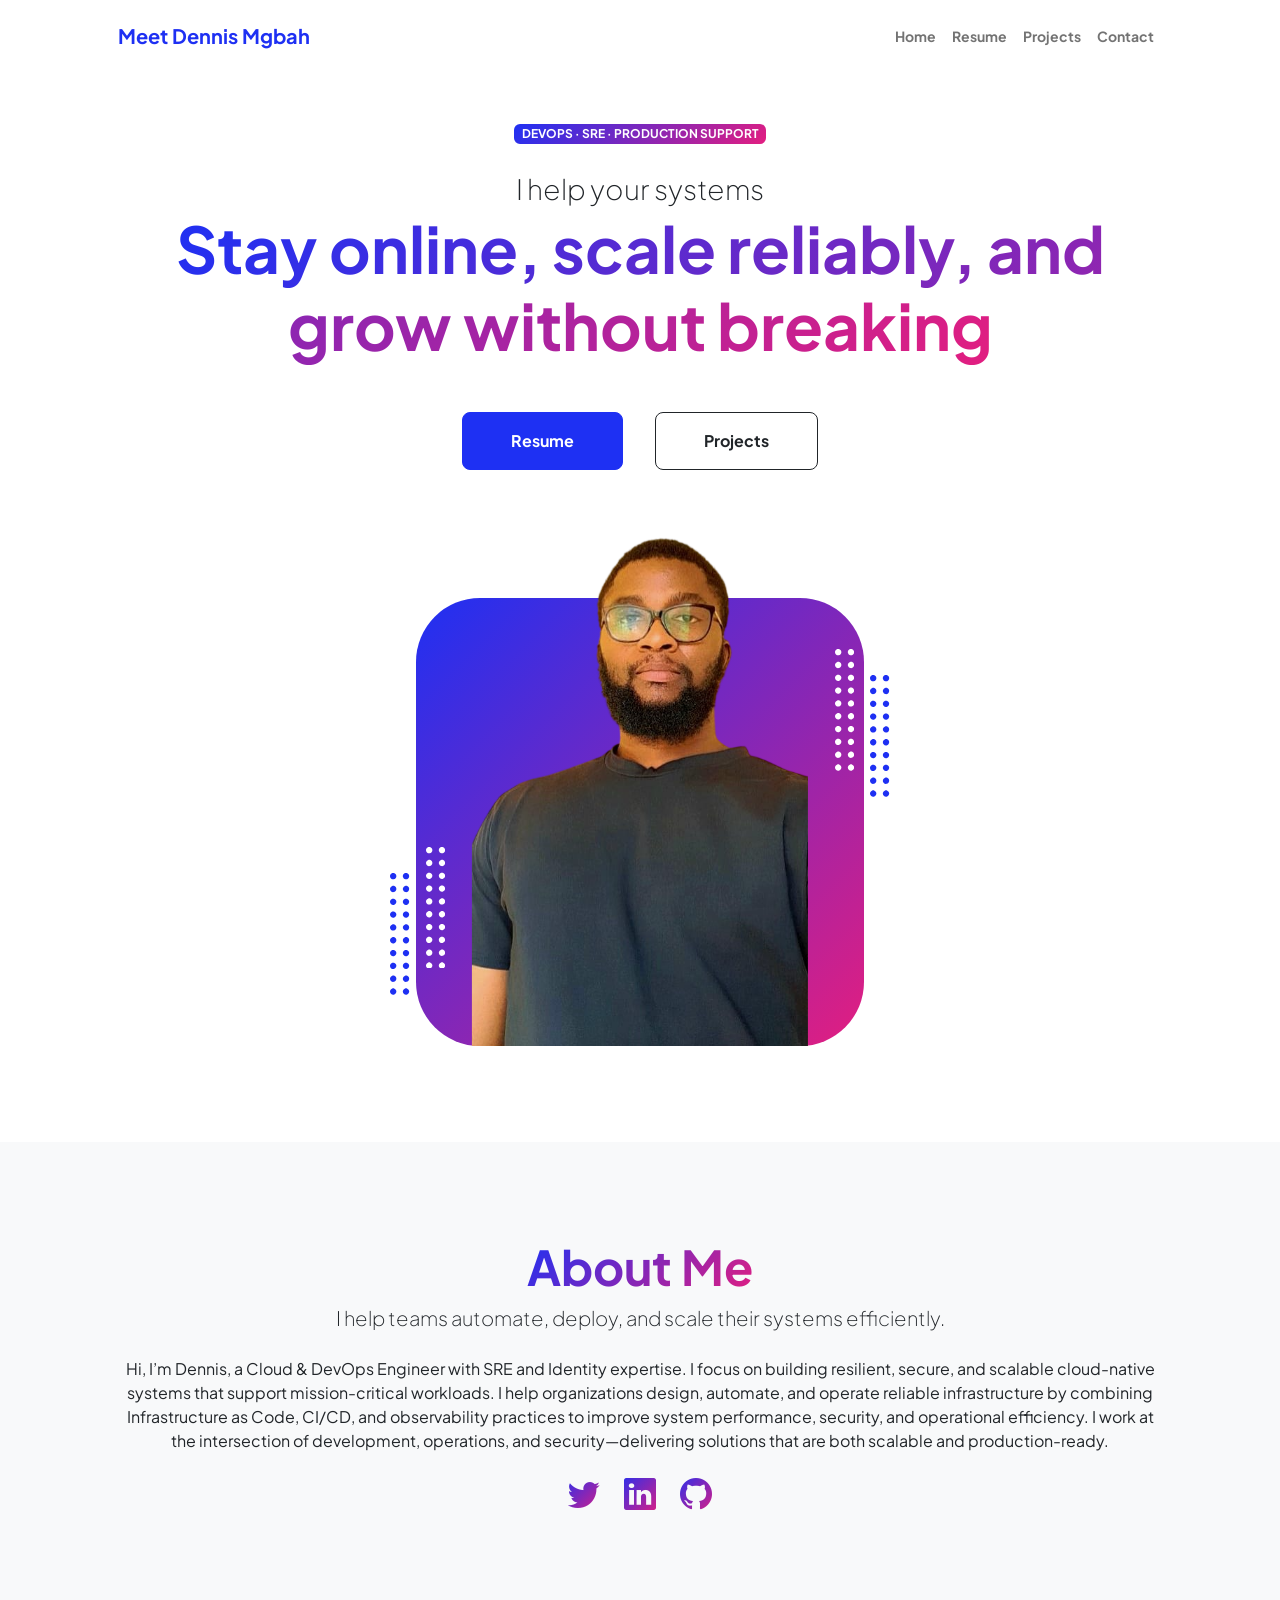
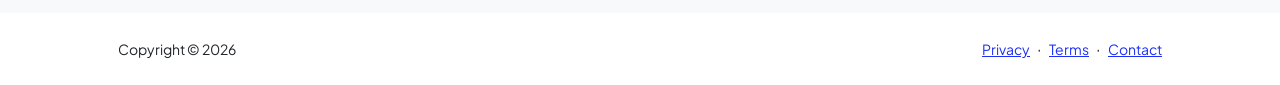
<file: index.html>
<!DOCTYPE html>
<html lang="en">
    <head>
        <meta charset="utf-8" />
        <meta name="viewport" content="width=device-width, initial-scale=1, shrink-to-fit=no" />
        <meta name="description" content="" />
        <meta name="author" content="" />
        <title>Personal - Start Bootstrap Theme</title>
        <!-- Favicon-->
        <link rel="icon" type="image/x-icon" href="assets/favicon.ico" />
        <!-- Custom Google font-->
        <link rel="preconnect" href="https://fonts.googleapis.com" />
        <link rel="preconnect" href="https://fonts.gstatic.com" crossorigin />
        <link href="https://fonts.googleapis.com/css2?family=Plus+Jakarta+Sans:wght@100;200;300;400;500;600;700;800;900&amp;display=swap" rel="stylesheet" />
        <!-- Bootstrap icons-->
        <link href="https://cdn.jsdelivr.net/npm/bootstrap-icons@1.8.1/font/bootstrap-icons.css" rel="stylesheet" />
        <!-- Core theme CSS (includes Bootstrap)-->
        <link href="css/styles.css" rel="stylesheet" />
    </head>

    <body class="d-flex flex-column h-100">
        <main class="flex-shrink-0">
            <!-- Navigation-->
            <nav class="navbar navbar-expand-lg navbar-light bg-white py-3">
                <div class="container px-5">
                    <a class="navbar-brand" href="index.html"><span class="fw-bolder text-primary">Meet Dennis Mgbah</span></a>
                    <button class="navbar-toggler" type="button" data-bs-toggle="collapse" data-bs-target="#navbarSupportedContent" aria-controls="navbarSupportedContent" aria-expanded="false" aria-label="Toggle navigation"><span class="navbar-toggler-icon"></span></button>
                    <div class="collapse navbar-collapse" id="navbarSupportedContent">
                        <ul class="navbar-nav ms-auto mb-2 mb-lg-0 small fw-bolder">
                            <li class="nav-item"><a class="nav-link" href="index.html">Home</a></li>
                            <!-- <li class="nav-item"><a class="nav-link" href="resume.html">Resume</a></li> -->
                            <li class="nav-item"><a class="nav-link" href="assets/resume.pdf" target="_blank" rel="noopener noreferrer">Resume</a></li>
                            <li class="nav-item"><a class="nav-link" href="projects.html">Projects</a></li>
                            <!-- <li class="nav-item"><a class="nav-link" href="contact.html">Contact</a></li> -->
                            <li class="nav-item"><a class="nav-link"  href="mailto:dennismgbah@gmail.com?subject=DevOps%20/%20SRE%20Opportunity&body=Hi%20there,%0D%0A%0D%0AI%20came%20across%20your%20portfolio%20and%20would%20like%20to%20connect%20regarding%20DevOps/SRE%20opportunities.%0D%0A%0D%0ARegards,">Contact</a></li>
                        </ul>
                    </div>
                </div>
            </nav>

            <!-- Header-->
            <header class="py-5">
                <div class="container px-5 pb-5">
                    <div class="row gx-5 align-items-center">
                        <div class="col-xxl-5">
                            <!-- Header text content-->
                            <div class="text-center text-xxl-start">
                                <div class="badge bg-gradient-primary-to-secondary text-white mb-4"><div class="text-uppercase">DevOps &middot; SRE &middot; Production Support</div></div>
                                <div class="fs-3 fw-light text-muted">I help your systems</div>
                                <h1 class="display-3 fw-bolder mb-5"><span class="text-gradient d-inline">Stay online, scale reliably, and grow without breaking</span></h1>
                                <div class="d-grid gap-3 d-sm-flex justify-content-sm-center justify-content-xxl-start mb-3">
                                    <a class="btn btn-primary btn-lg px-5 py-3 me-sm-3 fs-6 fw-bolder" href="assets/resume.pdf" target="_blank" rel="noopener noreferrer">Resume</a>
                                    <a class="btn btn-outline-dark btn-lg px-5 py-3 fs-6 fw-bolder" href="projects.html">Projects</a>
                                </div>
                            </div>
                        </div>
                        <div class="col-xxl-7">
                            <!-- Header profile picture-->
                            <div class="d-flex justify-content-center mt-5 mt-xxl-0">
                                <div class="profile bg-gradient-primary-to-secondary">

                                    <img class="profile-img" src="assets/profile-image-3.png" alt="..." />
                                    <div class="dots-1">
                                        <!-- SVG Dots-->
                                        <svg version="1.1" xmlns="http://www.w3.org/2000/svg" xmlns:xlink="http://www.w3.org/1999/xlink" x="0px" y="0px" viewBox="0 0 191.6 1215.4" style="enable-background: new 0 0 191.6 1215.4" xml:space="preserve">
                                            <g transform="translate(0.000000,1280.000000) scale(0.100000,-0.100000)">
                                                <path d="M227.7,12788.6c-105-35-200-141-222-248c-43-206,163-412,369-369c155,32,275,190,260,339c-11,105-90,213-190,262        C383.7,12801.6,289.7,12808.6,227.7,12788.6z"></path>
                                                <path d="M1507.7,12788.6c-151-50-253-216-222-362c25-119,136-230,254-255c194-41,395,142,375,339c-11,105-90,213-190,262        C1663.7,12801.6,1569.7,12808.6,1507.7,12788.6z"></path>
                                                <path d="M227.7,11508.6c-105-35-200-141-222-248c-43-206,163-412,369-369c155,32,275,190,260,339c-11,105-90,213-190,262        C383.7,11521.6,289.7,11528.6,227.7,11508.6z"></path>
                                                <path d="M1507.7,11508.6c-151-50-253-216-222-362c25-119,136-230,254-255c194-41,395,142,375,339c-11,105-90,213-190,262        C1663.7,11521.6,1569.7,11528.6,1507.7,11508.6z"></path>
                                                <path d="M227.7,10228.6c-105-35-200-141-222-248c-43-206,163-412,369-369c155,32,275,190,260,339c-11,105-90,213-190,262        C383.7,10241.6,289.7,10248.6,227.7,10228.6z"></path>
                                                <path d="M1507.7,10228.6c-105-35-200-141-222-248c-43-206,163-412,369-369c155,32,275,190,260,339c-11,105-90,213-190,262        C1663.7,10241.6,1569.7,10248.6,1507.7,10228.6z"></path>
                                                <path d="M227.7,8948.6c-105-35-200-141-222-248c-43-206,163-412,369-369c155,32,275,190,260,339c-11,105-90,213-190,262        C383.7,8961.6,289.7,8968.6,227.7,8948.6z"></path>
                                                <path d="M1507.7,8948.6c-105-35-200-141-222-248c-43-206,163-412,369-369c155,32,275,190,260,339c-11,105-90,213-190,262        C1663.7,8961.6,1569.7,8968.6,1507.7,8948.6z"></path>
                                                <path d="M227.7,7668.6c-105-35-200-141-222-248c-43-206,163-412,369-369c155,32,275,190,260,339c-11,105-90,213-190,262        C383.7,7681.6,289.7,7688.6,227.7,7668.6z"></path>
                                                <path d="M1507.7,7668.6c-105-35-200-141-222-248c-43-206,163-412,369-369c155,32,275,190,260,339c-11,105-90,213-190,262        C1663.7,7681.6,1569.7,7688.6,1507.7,7668.6z"></path>
                                                <path d="M227.7,6388.6c-105-35-200-141-222-248c-43-206,163-412,369-369c155,32,275,190,260,339c-11,105-90,213-190,262        C383.7,6401.6,289.7,6408.6,227.7,6388.6z"></path>
                                                <path d="M1507.7,6388.6c-105-35-200-141-222-248c-43-206,163-412,369-369c155,32,275,190,260,339c-11,105-90,213-190,262        C1663.7,6401.6,1569.7,6408.6,1507.7,6388.6z"></path>
                                                <path d="M227.7,5108.6c-105-35-200-141-222-248c-43-206,163-412,369-369c155,32,275,190,260,339c-11,105-90,213-190,262        C383.7,5121.6,289.7,5128.6,227.7,5108.6z"></path>
                                                <path d="M1507.7,5108.6c-105-35-200-141-222-248c-43-206,163-412,369-369c155,32,275,190,260,339c-11,105-90,213-190,262        C1663.7,5121.6,1569.7,5128.6,1507.7,5108.6z"></path>
                                                <path d="M227.7,3828.6c-105-35-200-141-222-248c-43-206,163-412,369-369c155,32,275,190,260,339c-11,105-90,213-190,262        C383.7,3841.6,289.7,3848.6,227.7,3828.6z"></path>
                                                <path d="M1507.7,3828.6c-105-35-200-141-222-248c-43-206,163-412,369-369c155,32,275,190,260,339c-11,105-90,213-190,262        C1663.7,3841.6,1569.7,3848.6,1507.7,3828.6z"></path>
                                                <path d="M227.7,2548.6c-105-35-200-141-222-248c-43-206,163-412,369-369c155,32,275,190,260,339c-11,105-90,213-190,262        C383.7,2561.6,289.7,2568.6,227.7,2548.6z"></path>
                                                <path d="M1507.7,2548.6c-105-35-200-141-222-248c-43-206,163-412,369-369c155,32,275,190,260,339c-11,105-90,213-190,262        C1663.7,2561.6,1569.7,2568.6,1507.7,2548.6z"></path>
                                                <path d="M227.7,1268.6c-105-35-200-141-222-248c-43-206,163-412,369-369c155,32,275,190,260,339c-11,105-90,213-190,262        C383.7,1281.6,289.7,1288.6,227.7,1268.6z"></path>
                                                <path d="M1507.7,1268.6c-105-35-200-141-222-248c-43-206,163-412,369-369c155,32,275,190,260,339c-11,105-90,213-190,262        C1663.7,1281.6,1569.7,1288.6,1507.7,1268.6z"></path>
                                            </g>
                                        </svg>
                                        <!-- END of SVG dots-->
                                    </div>
                                    <div class="dots-2">
                                        <!-- SVG Dots-->
                                        <svg version="1.1" xmlns="http://www.w3.org/2000/svg" xmlns:xlink="http://www.w3.org/1999/xlink" x="0px" y="0px" viewBox="0 0 191.6 1215.4" style="enable-background: new 0 0 191.6 1215.4" xml:space="preserve">
                                            <g transform="translate(0.000000,1280.000000) scale(0.100000,-0.100000)">
                                                <path d="M227.7,12788.6c-105-35-200-141-222-248c-43-206,163-412,369-369c155,32,275,190,260,339c-11,105-90,213-190,262        C383.7,12801.6,289.7,12808.6,227.7,12788.6z"></path>
                                                <path d="M1507.7,12788.6c-151-50-253-216-222-362c25-119,136-230,254-255c194-41,395,142,375,339c-11,105-90,213-190,262        C1663.7,12801.6,1569.7,12808.6,1507.7,12788.6z"></path>
                                                <path d="M227.7,11508.6c-105-35-200-141-222-248c-43-206,163-412,369-369c155,32,275,190,260,339c-11,105-90,213-190,262        C383.7,11521.6,289.7,11528.6,227.7,11508.6z"></path>
                                                <path d="M1507.7,11508.6c-151-50-253-216-222-362c25-119,136-230,254-255c194-41,395,142,375,339c-11,105-90,213-190,262        C1663.7,11521.6,1569.7,11528.6,1507.7,11508.6z"></path>
                                                <path d="M227.7,10228.6c-105-35-200-141-222-248c-43-206,163-412,369-369c155,32,275,190,260,339c-11,105-90,213-190,262        C383.7,10241.6,289.7,10248.6,227.7,10228.6z"></path>
                                                <path d="M1507.7,10228.6c-105-35-200-141-222-248c-43-206,163-412,369-369c155,32,275,190,260,339c-11,105-90,213-190,262        C1663.7,10241.6,1569.7,10248.6,1507.7,10228.6z"></path>
                                                <path d="M227.7,8948.6c-105-35-200-141-222-248c-43-206,163-412,369-369c155,32,275,190,260,339c-11,105-90,213-190,262        C383.7,8961.6,289.7,8968.6,227.7,8948.6z"></path>
                                                <path d="M1507.7,8948.6c-105-35-200-141-222-248c-43-206,163-412,369-369c155,32,275,190,260,339c-11,105-90,213-190,262        C1663.7,8961.6,1569.7,8968.6,1507.7,8948.6z"></path>
                                                <path d="M227.7,7668.6c-105-35-200-141-222-248c-43-206,163-412,369-369c155,32,275,190,260,339c-11,105-90,213-190,262        C383.7,7681.6,289.7,7688.6,227.7,7668.6z"></path>
                                                <path d="M1507.7,7668.6c-105-35-200-141-222-248c-43-206,163-412,369-369c155,32,275,190,260,339c-11,105-90,213-190,262        C1663.7,7681.6,1569.7,7688.6,1507.7,7668.6z"></path>
                                                <path d="M227.7,6388.6c-105-35-200-141-222-248c-43-206,163-412,369-369c155,32,275,190,260,339c-11,105-90,213-190,262        C383.7,6401.6,289.7,6408.6,227.7,6388.6z"></path>
                                                <path d="M1507.7,6388.6c-105-35-200-141-222-248c-43-206,163-412,369-369c155,32,275,190,260,339c-11,105-90,213-190,262        C1663.7,6401.6,1569.7,6408.6,1507.7,6388.6z"></path>
                                                <path d="M227.7,5108.6c-105-35-200-141-222-248c-43-206,163-412,369-369c155,32,275,190,260,339c-11,105-90,213-190,262        C383.7,5121.6,289.7,5128.6,227.7,5108.6z"></path>
                                                <path d="M1507.7,5108.6c-105-35-200-141-222-248c-43-206,163-412,369-369c155,32,275,190,260,339c-11,105-90,213-190,262        C1663.7,5121.6,1569.7,5128.6,1507.7,5108.6z"></path>
                                                <path d="M227.7,3828.6c-105-35-200-141-222-248c-43-206,163-412,369-369c155,32,275,190,260,339c-11,105-90,213-190,262        C383.7,3841.6,289.7,3848.6,227.7,3828.6z"></path>
                                                <path d="M1507.7,3828.6c-105-35-200-141-222-248c-43-206,163-412,369-369c155,32,275,190,260,339c-11,105-90,213-190,262        C1663.7,3841.6,1569.7,3848.6,1507.7,3828.6z"></path>
                                                <path d="M227.7,2548.6c-105-35-200-141-222-248c-43-206,163-412,369-369c155,32,275,190,260,339c-11,105-90,213-190,262        C383.7,2561.6,289.7,2568.6,227.7,2548.6z"></path>
                                                <path d="M1507.7,2548.6c-105-35-200-141-222-248c-43-206,163-412,369-369c155,32,275,190,260,339c-11,105-90,213-190,262        C1663.7,2561.6,1569.7,2568.6,1507.7,2548.6z"></path>
                                                <path d="M227.7,1268.6c-105-35-200-141-222-248c-43-206,163-412,369-369c155,32,275,190,260,339c-11,105-90,213-190,262        C383.7,1281.6,289.7,1288.6,227.7,1268.6z"></path>
                                                <path d="M1507.7,1268.6c-105-35-200-141-222-248c-43-206,163-412,369-369c155,32,275,190,260,339c-11,105-90,213-190,262        C1663.7,1281.6,1569.7,1288.6,1507.7,1268.6z"></path>
                                            </g>
                                        </svg>
                                        <!-- END of SVG dots-->
                                    </div>
                                    <div class="dots-3">
                                        <!-- SVG Dots-->
                                        <svg version="1.1" xmlns="http://www.w3.org/2000/svg" xmlns:xlink="http://www.w3.org/1999/xlink" x="0px" y="0px" viewBox="0 0 191.6 1215.4" style="enable-background: new 0 0 191.6 1215.4" xml:space="preserve">
                                            <g transform="translate(0.000000,1280.000000) scale(0.100000,-0.100000)">
                                                <path d="M227.7,12788.6c-105-35-200-141-222-248c-43-206,163-412,369-369c155,32,275,190,260,339c-11,105-90,213-190,262        C383.7,12801.6,289.7,12808.6,227.7,12788.6z"></path>
                                                <path d="M1507.7,12788.6c-151-50-253-216-222-362c25-119,136-230,254-255c194-41,395,142,375,339c-11,105-90,213-190,262        C1663.7,12801.6,1569.7,12808.6,1507.7,12788.6z"></path>
                                                <path d="M227.7,11508.6c-105-35-200-141-222-248c-43-206,163-412,369-369c155,32,275,190,260,339c-11,105-90,213-190,262        C383.7,11521.6,289.7,11528.6,227.7,11508.6z"></path>
                                                <path d="M1507.7,11508.6c-151-50-253-216-222-362c25-119,136-230,254-255c194-41,395,142,375,339c-11,105-90,213-190,262        C1663.7,11521.6,1569.7,11528.6,1507.7,11508.6z"></path>
                                                <path d="M227.7,10228.6c-105-35-200-141-222-248c-43-206,163-412,369-369c155,32,275,190,260,339c-11,105-90,213-190,262        C383.7,10241.6,289.7,10248.6,227.7,10228.6z"></path>
                                                <path d="M1507.7,10228.6c-105-35-200-141-222-248c-43-206,163-412,369-369c155,32,275,190,260,339c-11,105-90,213-190,262        C1663.7,10241.6,1569.7,10248.6,1507.7,10228.6z"></path>
                                                <path d="M227.7,8948.6c-105-35-200-141-222-248c-43-206,163-412,369-369c155,32,275,190,260,339c-11,105-90,213-190,262        C383.7,8961.6,289.7,8968.6,227.7,8948.6z"></path>
                                                <path d="M1507.7,8948.6c-105-35-200-141-222-248c-43-206,163-412,369-369c155,32,275,190,260,339c-11,105-90,213-190,262        C1663.7,8961.6,1569.7,8968.6,1507.7,8948.6z"></path>
                                                <path d="M227.7,7668.6c-105-35-200-141-222-248c-43-206,163-412,369-369c155,32,275,190,260,339c-11,105-90,213-190,262        C383.7,7681.6,289.7,7688.6,227.7,7668.6z"></path>
                                                <path d="M1507.7,7668.6c-105-35-200-141-222-248c-43-206,163-412,369-369c155,32,275,190,260,339c-11,105-90,213-190,262        C1663.7,7681.6,1569.7,7688.6,1507.7,7668.6z"></path>
                                                <path d="M227.7,6388.6c-105-35-200-141-222-248c-43-206,163-412,369-369c155,32,275,190,260,339c-11,105-90,213-190,262        C383.7,6401.6,289.7,6408.6,227.7,6388.6z"></path>
                                                <path d="M1507.7,6388.6c-105-35-200-141-222-248c-43-206,163-412,369-369c155,32,275,190,260,339c-11,105-90,213-190,262        C1663.7,6401.6,1569.7,6408.6,1507.7,6388.6z"></path>
                                                <path d="M227.7,5108.6c-105-35-200-141-222-248c-43-206,163-412,369-369c155,32,275,190,260,339c-11,105-90,213-190,262        C383.7,5121.6,289.7,5128.6,227.7,5108.6z"></path>
                                                <path d="M1507.7,5108.6c-105-35-200-141-222-248c-43-206,163-412,369-369c155,32,275,190,260,339c-11,105-90,213-190,262        C1663.7,5121.6,1569.7,5128.6,1507.7,5108.6z"></path>
                                                <path d="M227.7,3828.6c-105-35-200-141-222-248c-43-206,163-412,369-369c155,32,275,190,260,339c-11,105-90,213-190,262        C383.7,3841.6,289.7,3848.6,227.7,3828.6z"></path>
                                                <path d="M1507.7,3828.6c-105-35-200-141-222-248c-43-206,163-412,369-369c155,32,275,190,260,339c-11,105-90,213-190,262        C1663.7,3841.6,1569.7,3848.6,1507.7,3828.6z"></path>
                                                <path d="M227.7,2548.6c-105-35-200-141-222-248c-43-206,163-412,369-369c155,32,275,190,260,339c-11,105-90,213-190,262        C383.7,2561.6,289.7,2568.6,227.7,2548.6z"></path>
                                                <path d="M1507.7,2548.6c-105-35-200-141-222-248c-43-206,163-412,369-369c155,32,275,190,260,339c-11,105-90,213-190,262        C1663.7,2561.6,1569.7,2568.6,1507.7,2548.6z"></path>
                                                <path d="M227.7,1268.6c-105-35-200-141-222-248c-43-206,163-412,369-369c155,32,275,190,260,339c-11,105-90,213-190,262        C383.7,1281.6,289.7,1288.6,227.7,1268.6z"></path>
                                                <path d="M1507.7,1268.6c-105-35-200-141-222-248c-43-206,163-412,369-369c155,32,275,190,260,339c-11,105-90,213-190,262        C1663.7,1281.6,1569.7,1288.6,1507.7,1268.6z"></path>
                                            </g>
                                        </svg>
                                        <!-- END of SVG dots-->
                                    </div>
                                    <div class="dots-4">
                                        <!-- SVG Dots-->
                                        <svg version="1.1" xmlns="http://www.w3.org/2000/svg" xmlns:xlink="http://www.w3.org/1999/xlink" x="0px" y="0px" viewBox="0 0 191.6 1215.4" style="enable-background: new 0 0 191.6 1215.4" xml:space="preserve">
                                            <g transform="translate(0.000000,1280.000000) scale(0.100000,-0.100000)">
                                                <path d="M227.7,12788.6c-105-35-200-141-222-248c-43-206,163-412,369-369c155,32,275,190,260,339c-11,105-90,213-190,262        C383.7,12801.6,289.7,12808.6,227.7,12788.6z"></path>
                                                <path d="M1507.7,12788.6c-151-50-253-216-222-362c25-119,136-230,254-255c194-41,395,142,375,339c-11,105-90,213-190,262        C1663.7,12801.6,1569.7,12808.6,1507.7,12788.6z"></path>
                                                <path d="M227.7,11508.6c-105-35-200-141-222-248c-43-206,163-412,369-369c155,32,275,190,260,339c-11,105-90,213-190,262        C383.7,11521.6,289.7,11528.6,227.7,11508.6z"></path>
                                                <path d="M1507.7,11508.6c-151-50-253-216-222-362c25-119,136-230,254-255c194-41,395,142,375,339c-11,105-90,213-190,262        C1663.7,11521.6,1569.7,11528.6,1507.7,11508.6z"></path>
                                                <path d="M227.7,10228.6c-105-35-200-141-222-248c-43-206,163-412,369-369c155,32,275,190,260,339c-11,105-90,213-190,262        C383.7,10241.6,289.7,10248.6,227.7,10228.6z"></path>
                                                <path d="M1507.7,10228.6c-105-35-200-141-222-248c-43-206,163-412,369-369c155,32,275,190,260,339c-11,105-90,213-190,262        C1663.7,10241.6,1569.7,10248.6,1507.7,10228.6z"></path>
                                                <path d="M227.7,8948.6c-105-35-200-141-222-248c-43-206,163-412,369-369c155,32,275,190,260,339c-11,105-90,213-190,262        C383.7,8961.6,289.7,8968.6,227.7,8948.6z"></path>
                                                <path d="M1507.7,8948.6c-105-35-200-141-222-248c-43-206,163-412,369-369c155,32,275,190,260,339c-11,105-90,213-190,262        C1663.7,8961.6,1569.7,8968.6,1507.7,8948.6z"></path>
                                                <path d="M227.7,7668.6c-105-35-200-141-222-248c-43-206,163-412,369-369c155,32,275,190,260,339c-11,105-90,213-190,262        C383.7,7681.6,289.7,7688.6,227.7,7668.6z"></path>
                                                <path d="M1507.7,7668.6c-105-35-200-141-222-248c-43-206,163-412,369-369c155,32,275,190,260,339c-11,105-90,213-190,262        C1663.7,7681.6,1569.7,7688.6,1507.7,7668.6z"></path>
                                                <path d="M227.7,6388.6c-105-35-200-141-222-248c-43-206,163-412,369-369c155,32,275,190,260,339c-11,105-90,213-190,262        C383.7,6401.6,289.7,6408.6,227.7,6388.6z"></path>
                                                <path d="M1507.7,6388.6c-105-35-200-141-222-248c-43-206,163-412,369-369c155,32,275,190,260,339c-11,105-90,213-190,262        C1663.7,6401.6,1569.7,6408.6,1507.7,6388.6z"></path>
                                                <path d="M227.7,5108.6c-105-35-200-141-222-248c-43-206,163-412,369-369c155,32,275,190,260,339c-11,105-90,213-190,262        C383.7,5121.6,289.7,5128.6,227.7,5108.6z"></path>
                                                <path d="M1507.7,5108.6c-105-35-200-141-222-248c-43-206,163-412,369-369c155,32,275,190,260,339c-11,105-90,213-190,262        C1663.7,5121.6,1569.7,5128.6,1507.7,5108.6z"></path>
                                                <path d="M227.7,3828.6c-105-35-200-141-222-248c-43-206,163-412,369-369c155,32,275,190,260,339c-11,105-90,213-190,262        C383.7,3841.6,289.7,3848.6,227.7,3828.6z"></path>
                                                <path d="M1507.7,3828.6c-105-35-200-141-222-248c-43-206,163-412,369-369c155,32,275,190,260,339c-11,105-90,213-190,262        C1663.7,3841.6,1569.7,3848.6,1507.7,3828.6z"></path>
                                                <path d="M227.7,2548.6c-105-35-200-141-222-248c-43-206,163-412,369-369c155,32,275,190,260,339c-11,105-90,213-190,262        C383.7,2561.6,289.7,2568.6,227.7,2548.6z"></path>
                                                <path d="M1507.7,2548.6c-105-35-200-141-222-248c-43-206,163-412,369-369c155,32,275,190,260,339c-11,105-90,213-190,262        C1663.7,2561.6,1569.7,2568.6,1507.7,2548.6z"></path>
                                                <path d="M227.7,1268.6c-105-35-200-141-222-248c-43-206,163-412,369-369c155,32,275,190,260,339c-11,105-90,213-190,262        C383.7,1281.6,289.7,1288.6,227.7,1268.6z"></path>
                                                <path d="M1507.7,1268.6c-105-35-200-141-222-248c-43-206,163-412,369-369c155,32,275,190,260,339c-11,105-90,213-190,262        C1663.7,1281.6,1569.7,1288.6,1507.7,1268.6z"></path>
                                            </g>
                                        </svg>
                                        <!-- END of SVG dots-->
                                    </div>
                                </div>
                            </div>
                        </div>
                    </div>
                </div>
            </header>

            <!-- About Section-->
            <section class="bg-light py-5">
                <div class="container px-5">
                    <div class="row gx-5 justify-content-center">
                        <div class="col-xxl-8">
                            <div class="text-center my-5">
                                <h2 class="display-5 fw-bolder"><span class="text-gradient d-inline">About Me</span></h2>
                                <p class="lead fw-light mb-4">I help teams automate, deploy, and scale their systems efficiently.</p>
                                <p class="text-muted">
                                    Hi, I’m Dennis, a Cloud & DevOps Engineer with SRE and Identity expertise. I focus on building resilient, secure, and scalable cloud-native systems that support mission-critical workloads.

                                    I help organizations design, automate, and operate reliable infrastructure by combining Infrastructure as Code, CI/CD, and observability practices to improve system performance, security, and operational efficiency.

                                    I work at the intersection of development, operations, and security—delivering solutions that are both scalable and production-ready.
                                </p>
                                <div class="d-flex justify-content-center fs-2 gap-4">
                                    <a class="text-gradient" href="#!"><i class="bi bi-twitter"></i></a>
                                    <a class="text-gradient" href="https://www.linkedin.com/in/dennis-mgbah/" target="_blank"><i class="bi bi-linkedin"></i></a>
                                    <a class="text-gradient" href="https://github.com/dehnis-io?tab=repositories" target="_blank"><i class="bi bi-github"></i></a>
                                </div>
                            </div>
                        </div>
                    </div>
                </div>
            </section>
        </main>
        <!-- Footer-->
        <footer class="bg-white py-4 mt-auto">
            <div class="container px-5">
                <div class="row align-items-center justify-content-between flex-column flex-sm-row">
                    <div class="col-auto"><div class="small m-0">Copyright &copy; 2026</div></div>
                    <div class="col-auto">
                        <a class="small" href="#!">Privacy</a>
                        <span class="mx-1">&middot;</span>
                        <a class="small" href="#!">Terms</a>
                        <span class="mx-1">&middot;</span>
                        <a class="small"  href="mailto:yourname@gmail.com?subject=DevOps%20/%20SRE%20Opportunity&body=Hi%20there,%0D%0A%0D%0AI%20came%20across%20your%20portfolio%20and%20would%20like%20to%20connect%20regarding%20DevOps/SRE%20opportunities.%0D%0A%0D%0ARegards,">Contact</a>
                    </div>
                </div>
            </div>
        </footer>
        <!-- Bootstrap core JS-->
        <script src="https://cdn.jsdelivr.net/npm/bootstrap@5.2.3/dist/js/bootstrap.bundle.min.js"></script>
        <!-- Core theme JS-->
        <script src="js/scripts.js"></script>
    </body>
</html>
</file>
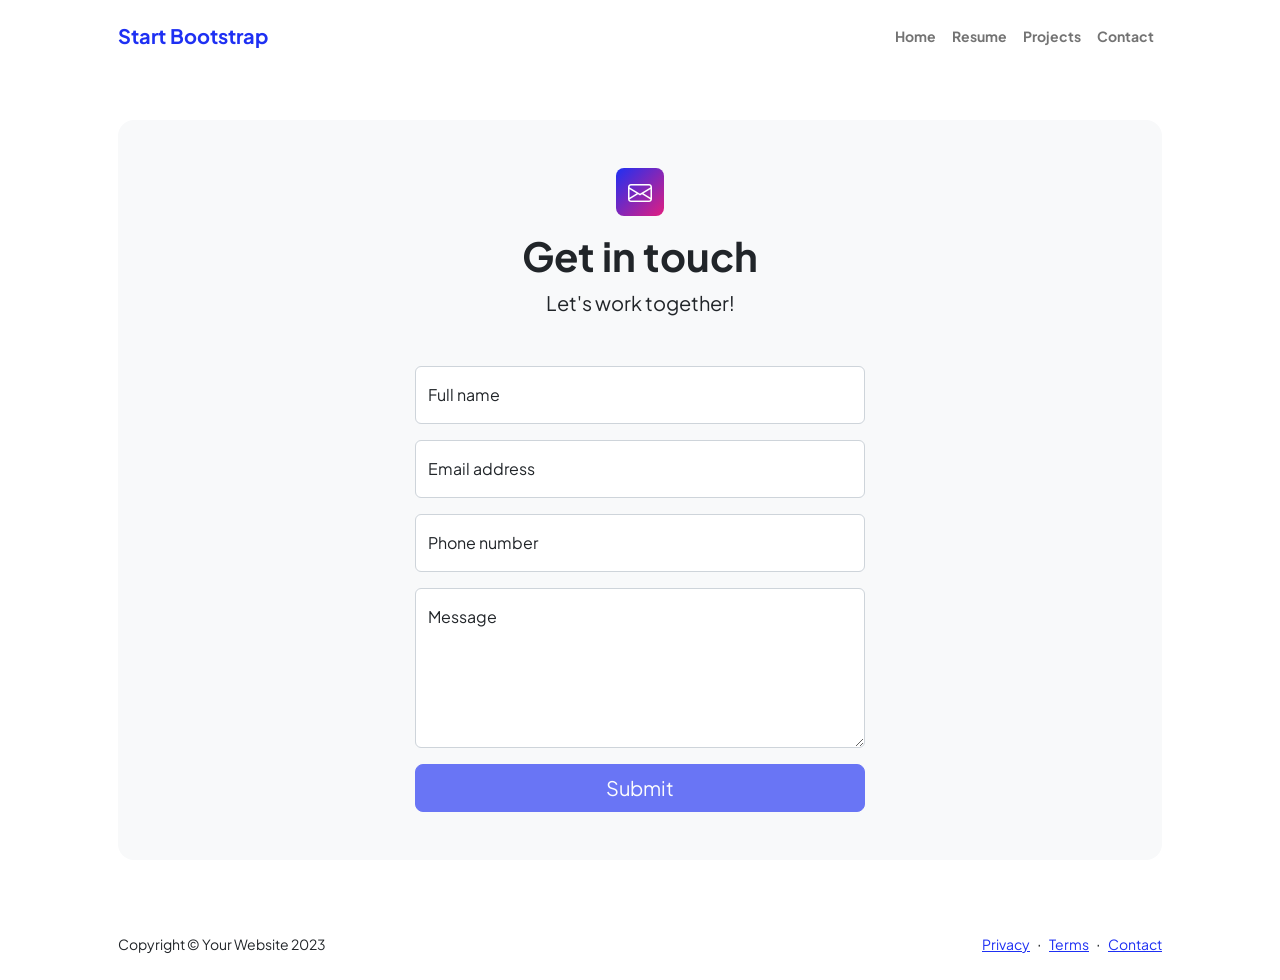
<file: contact.html>
<!DOCTYPE html>
<html lang="en">
    <head>
        <meta charset="utf-8" />
        <meta name="viewport" content="width=device-width, initial-scale=1, shrink-to-fit=no" />
        <meta name="description" content />
        <meta name="author" content />
        <title>Modern Business - Start Bootstrap Template</title>
        <!-- Favicon-->
        <link rel="icon" type="image/x-icon" href="assets/favicon.ico" />
        <!-- Custom Google font-->
        <link rel="preconnect" href="https://fonts.googleapis.com" />
        <link rel="preconnect" href="https://fonts.gstatic.com" crossorigin />
        <link href="https://fonts.googleapis.com/css2?family=Plus+Jakarta+Sans:wght@100;200;300;400;500;600;700;800;900&amp;display=swap" rel="stylesheet" />
        <!-- Bootstrap icons-->
        <link href="https://cdn.jsdelivr.net/npm/bootstrap-icons@1.8.1/font/bootstrap-icons.css" rel="stylesheet" />
        <!-- Core theme CSS (includes Bootstrap)-->
        <link href="css/styles.css" rel="stylesheet" />
    </head>
    <body class="d-flex flex-column">
        <main class="flex-shrink-0">
            <!-- Navigation-->
            <nav class="navbar navbar-expand-lg navbar-light bg-white py-3">
                <div class="container px-5">
                    <a class="navbar-brand" href="index.html"><span class="fw-bolder text-primary">Start Bootstrap</span></a>
                    <button class="navbar-toggler" type="button" data-bs-toggle="collapse" data-bs-target="#navbarSupportedContent" aria-controls="navbarSupportedContent" aria-expanded="false" aria-label="Toggle navigation"><span class="navbar-toggler-icon"></span></button>
                    <div class="collapse navbar-collapse" id="navbarSupportedContent">
                        <ul class="navbar-nav ms-auto mb-2 mb-lg-0 small fw-bolder">
                            <li class="nav-item"><a class="nav-link" href="index.html">Home</a></li>
                            <li class="nav-item"><a class="nav-link" href="resume.html">Resume</a></li>
                            <li class="nav-item"><a class="nav-link" href="projects.html">Projects</a></li>
                            <li class="nav-item"><a class="nav-link" href="contact.html">Contact</a></li>
                        </ul>
                    </div>
                </div>
            </nav>
            <!-- Page content-->
            <section class="py-5">
                <div class="container px-5">
                    <!-- Contact form-->
                    <div class="bg-light rounded-4 py-5 px-4 px-md-5">
                        <div class="text-center mb-5">
                            <div class="feature bg-primary bg-gradient-primary-to-secondary text-white rounded-3 mb-3"><i class="bi bi-envelope"></i></div>
                            <h1 class="fw-bolder">Get in touch</h1>
                            <p class="lead fw-normal text-muted mb-0">Let's work together!</p>
                        </div>
                        <div class="row gx-5 justify-content-center">
                            <div class="col-lg-8 col-xl-6">
                                <!-- * * * * * * * * * * * * * * *-->
                                <!-- * * SB Forms Contact Form * *-->
                                <!-- * * * * * * * * * * * * * * *-->

                                <form id="contactForm" data-sb-form-api-token="API_TOKEN">
                                    <!-- Name input-->
                                    <div class="form-floating mb-3">
                                        <input class="form-control" id="name" type="text" placeholder="Enter your name..." data-sb-validations="required" />
                                        <label for="name">Full name</label>
                                        <div class="invalid-feedback" data-sb-feedback="name:required">A name is required.</div>
                                    </div>
                                    <!-- Email address input-->
                                    <div class="form-floating mb-3">
                                        <input class="form-control" id="email" type="email" placeholder="name@example.com" data-sb-validations="required,email" />
                                        <label for="email">Email address</label>
                                        <div class="invalid-feedback" data-sb-feedback="email:required">An email is required.</div>
                                        <div class="invalid-feedback" data-sb-feedback="email:email">Email is not valid.</div>
                                    </div>
                                    <!-- Phone number input-->
                                    <div class="form-floating mb-3">
                                        <input class="form-control" id="phone" type="tel" placeholder="(123) 456-7890" data-sb-validations="required" />
                                        <label for="phone">Phone number</label>
                                        <div class="invalid-feedback" data-sb-feedback="phone:required">A phone number is required.</div>
                                    </div>
                                    <!-- Message input-->
                                    <div class="form-floating mb-3">
                                        <textarea class="form-control" id="message" type="text" placeholder="Enter your message here..." style="height: 10rem" data-sb-validations="required"></textarea>
                                        <label for="message">Message</label>
                                        <div class="invalid-feedback" data-sb-feedback="message:required">A message is required.</div>
                                    </div>

                                    <!-- Submit success message-->
                                    <div class="d-none" id="submitSuccessMessage">
                                        <div class="text-center mb-3">
                                            <div class="fw-bolder">Form submission successful!</div>
                                            To activate this form, sign up at
                                            <br />
                                            <a href="https://startbootstrap.com/solution/contact-forms">https://startbootstrap.com/solution/contact-forms</a>
                                        </div>
                                    </div>

                                    <!-- Submit error message-->
                                    <div class="d-none" id="submitErrorMessage"><div class="text-center text-danger mb-3">Error sending message!</div></div>
                                    <!-- Submit Button-->
                                    <div class="d-grid"><button class="btn btn-primary btn-lg disabled" id="submitButton" type="submit">Submit</button></div>
                                </form>
                            </div>
                        </div>
                    </div>
                </div>
            </section>
        </main>

        <!-- Footer-->
        <footer class="bg-white py-4 mt-auto">
            <div class="container px-5">
                <div class="row align-items-center justify-content-between flex-column flex-sm-row">
                    <div class="col-auto"><div class="small m-0">Copyright &copy; Your Website 2023</div></div>
                    <div class="col-auto">
                        <a class="small" href="#!">Privacy</a>
                        <span class="mx-1">&middot;</span>
                        <a class="small" href="#!">Terms</a>
                        <span class="mx-1">&middot;</span>
                        <a class="small" href="#!">Contact</a>
                    </div>
                </div>
            </div>
        </footer>

        <!-- Bootstrap core JS-->
        <script src="https://cdn.jsdelivr.net/npm/bootstrap@5.2.3/dist/js/bootstrap.bundle.min.js"></script>
        <!-- Core theme JS-->
        <script src="js/scripts.js"></script>
    </body>
</html>
</file>
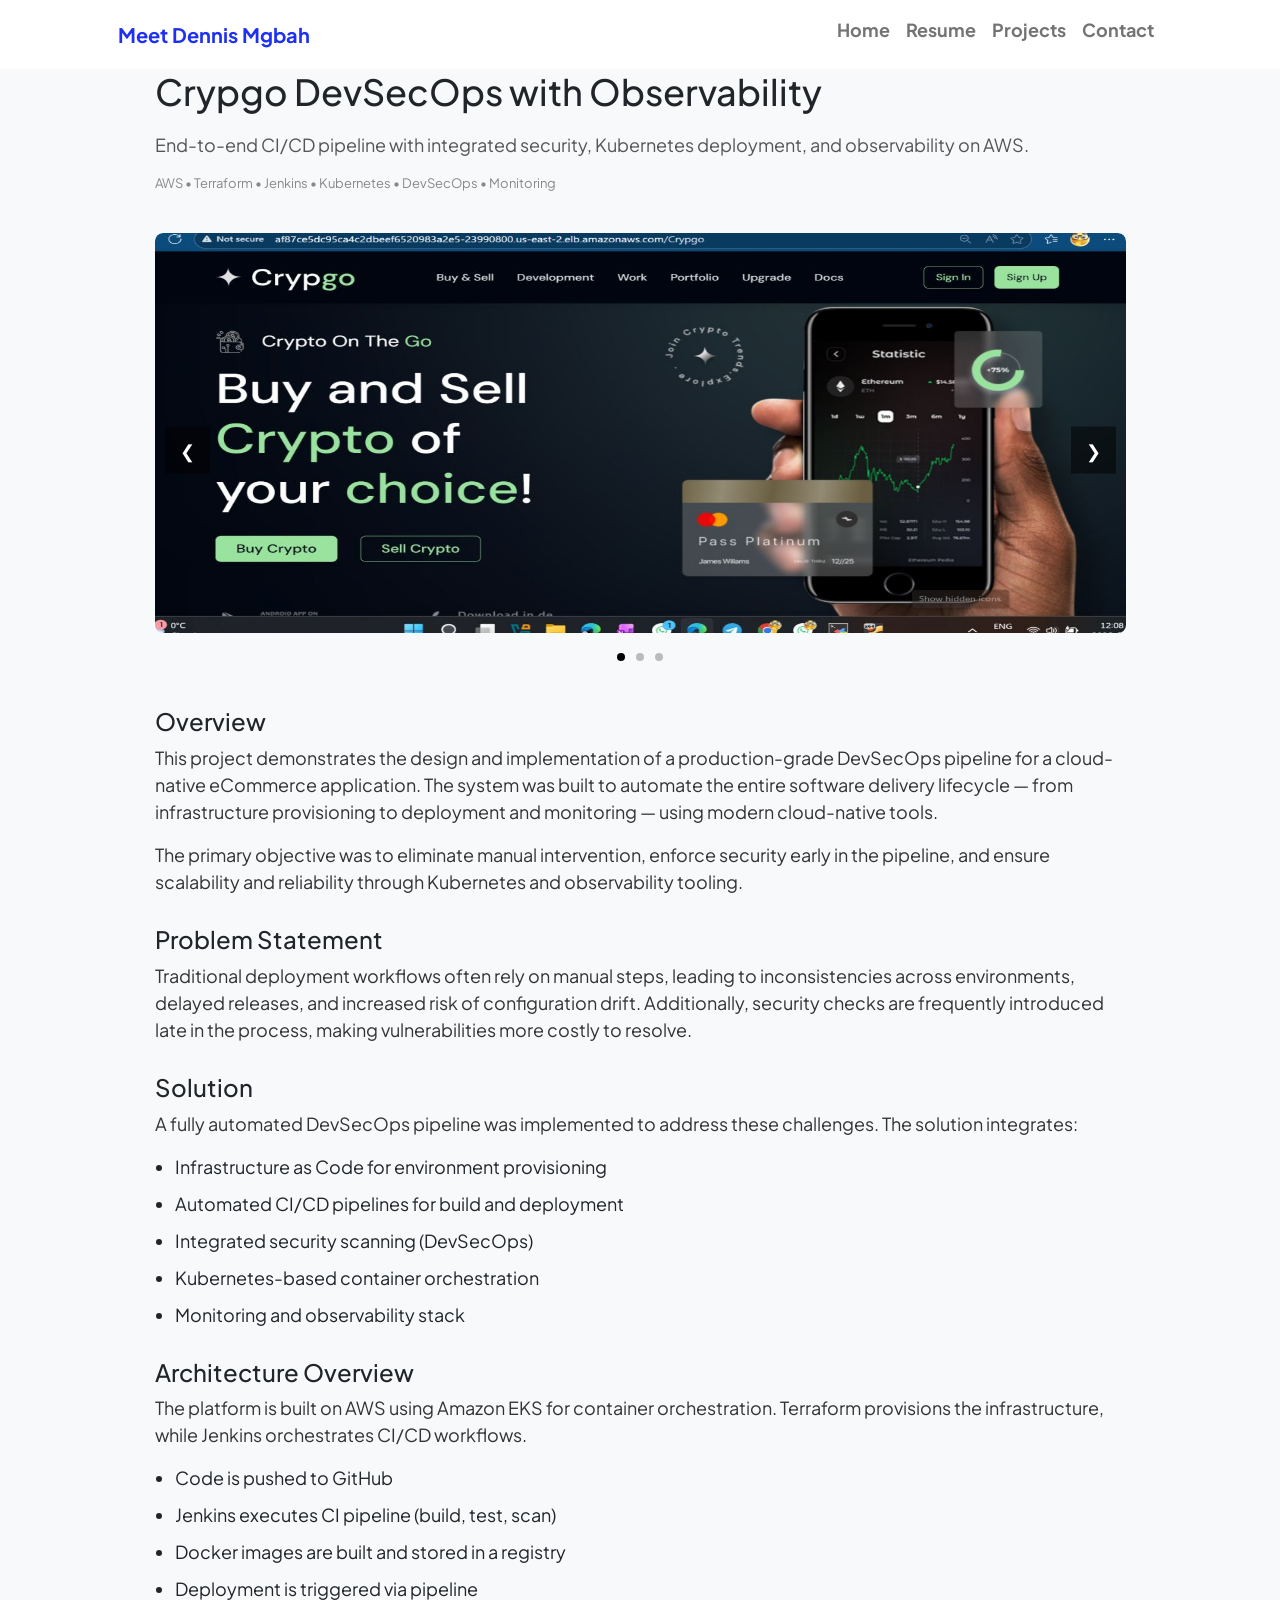
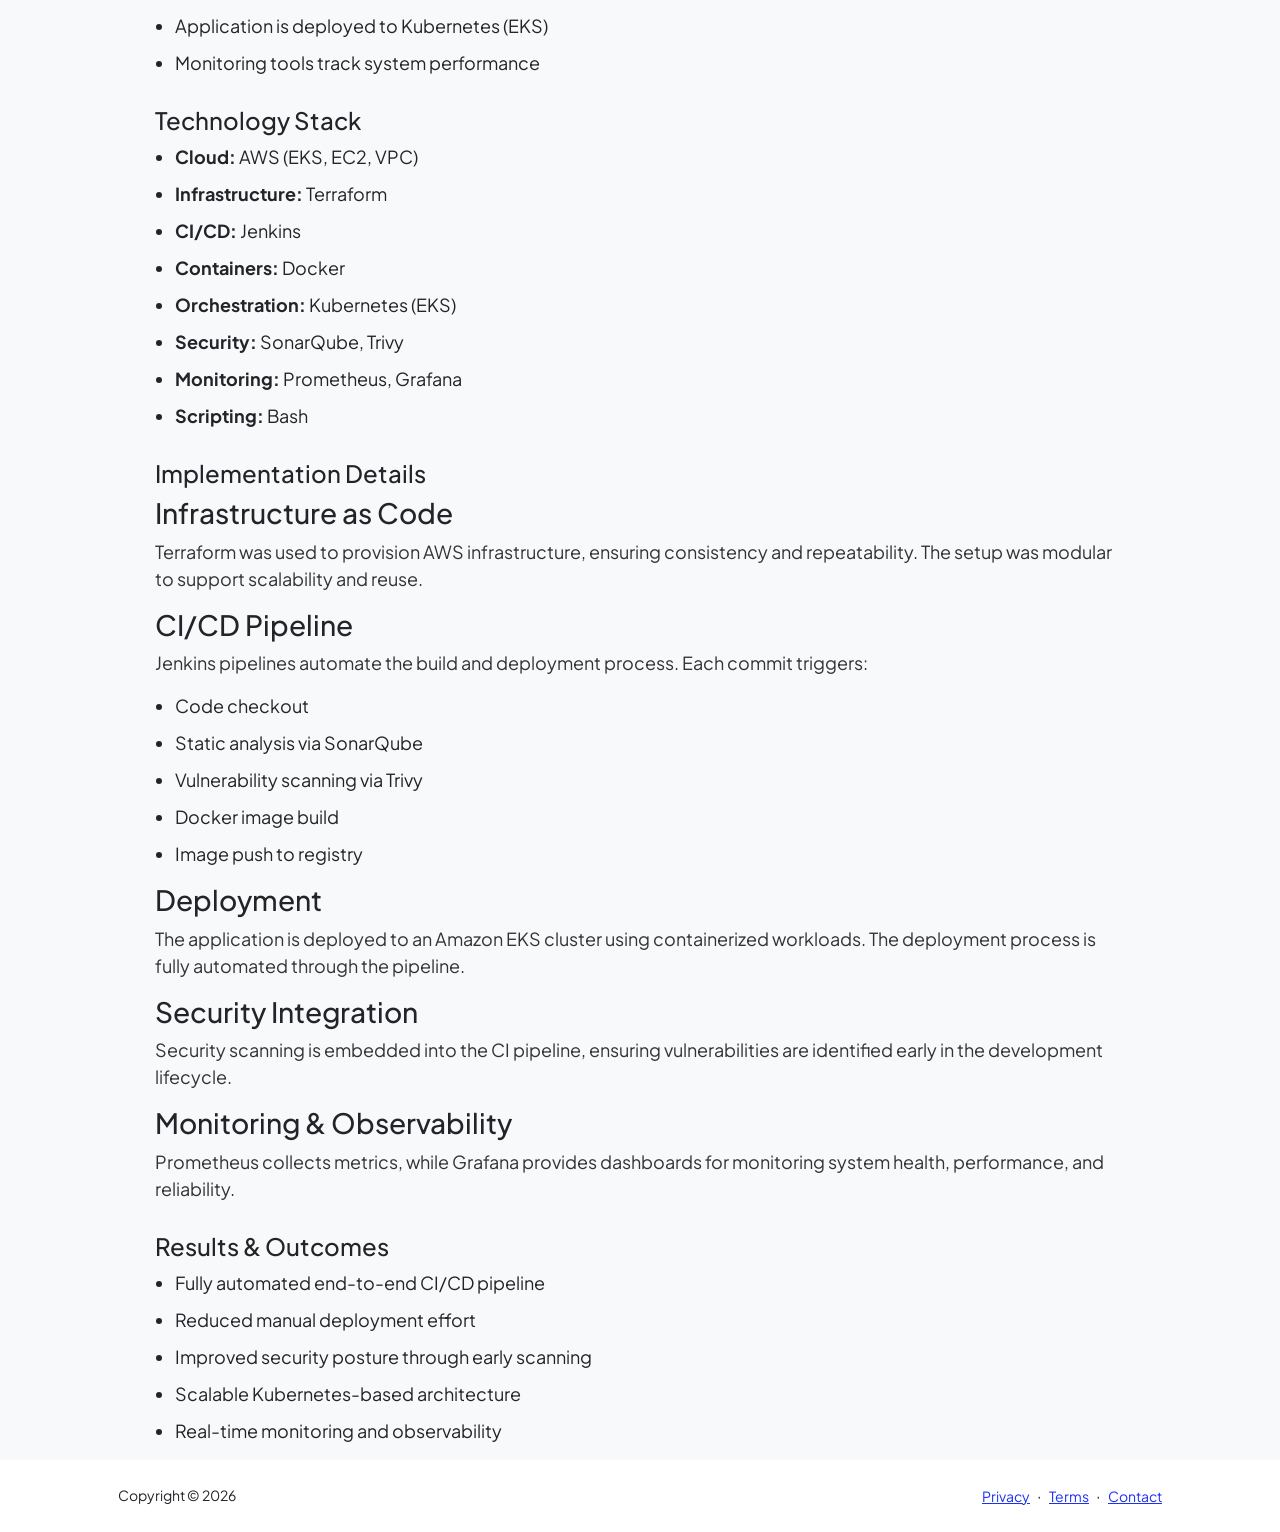
<file: crypgo.html>
<!DOCTYPE html>
<html lang="en">
    <head>
        <meta charset="utf-8" />
        <meta name="viewport" content="width=device-width, initial-scale=1, shrink-to-fit=no" />
        <meta name="description" content="" />
        <meta name="author" content="" />
        <title></title>
        <!-- Favicon-->
        <link rel="icon" type="image/x-icon" href="assets/favicon.ico" />
        <!-- Custom Google font-->
        <link rel="preconnect" href="https://fonts.googleapis.com" />
        <link rel="preconnect" href="https://fonts.gstatic.com" crossorigin />
        <link href="https://fonts.googleapis.com/css2?family=Plus+Jakarta+Sans:wght@100;200;300;400;500;600;700;800;900&amp;display=swap" rel="stylesheet" />
        <!-- Bootstrap icons-->
        <link href="https://cdn.jsdelivr.net/npm/bootstrap-icons@1.8.1/font/bootstrap-icons.css" rel="stylesheet" />
        <!-- Core theme CSS (includes Bootstrap)-->
        <!-- <link href="css/docs.css" rel="stylesheet" /> -->
        <link href="css/styles.css" rel="stylesheet" />
        <link href="css/docs.css" rel="stylesheet" />
    </head>

    <body class="d-flex flex-column h-100 bg-light">

        <!-- Navigation-->
        <nav class="navbar navbar-expand-lg navbar-light bg-white py-2">
            <div class="container px-5">
                <a class="navbar-brand" href="index.html"><span class="fw-bolder text-primary">Meet Dennis Mgbah</span></a>
                <button class="navbar-toggler" type="button" data-bs-toggle="collapse" data-bs-target="#navbarSupportedContent" aria-controls="navbarSupportedContent" aria-expanded="false" aria-label="Toggle navigation"><span class="navbar-toggler-icon"></span></button>
                <div class="collapse navbar-collapse" id="navbarSupportedContent">
                    <ul class="navbar-nav ms-auto mb-2 mb-lg-0 small fw-bolder">
                        <li class="nav-item"><a class="nav-link" href="index.html">Home</a></li>
                        <!-- <li class="nav-item"><a class="nav-link" href="resume.html">Resume</a></li> -->
                        <li class="nav-item"><a class="nav-link" href="assets/resume.pdf" target="_blank" rel="noopener noreferrer">Resume</a></li>
                        <li class="nav-item"><a class="nav-link" href="projects.html">Projects</a></li>
                        <!-- <li class="nav-item"><a class="nav-link" href="contact.html">Contact</a></li> -->
                        <li class="nav-item"><a class="nav-link"  href="mailto:dennismgbah@gmail.com?subject=DevOps%20/%20SRE%20Opportunity&body=Hi%20there,%0D%0A%0D%0AI%20came%20across%20your%20portfolio%20and%20would%20like%20to%20connect%20regarding%20DevOps/SRE%20opportunities.%0D%0A%0D%0ARegards,">Contact</a></li>
                    </ul>
                </div>
            </div>
        </nav>

        <article class="container article-container">

        <!-- TITLE -->
        <header class="header">
            <h1>Crypgo DevSecOps with Observability</h1>

            <p class="subtitle">
                End-to-end CI/CD pipeline with integrated security, Kubernetes deployment,
                and observability on AWS.
            </p>

            <div class="meta">
                <span>AWS • Terraform • Jenkins • Kubernetes • DevSecOps • Monitoring</span>
            </div>
        </header>

        <!-- HERO CAROUSEL -->
        <div class="carousel">
            <div class="slides">
                <img src="assets/project-imgs/crypgo/crypgo.jpg" class="slide active" />
                <img src="assets/project-imgs/crypgo/jenks.jpg" class="slide" />
                <img src="assets/project-imgs/crypgo/mon1.jpg" class="slide" />
                <!-- <img src="assets/project-imgs/crypgo/mon2.jpg" class="slide" /> -->
                <!-- <img src="assets/project-imgs/crypgo/mon3.jpg" class="slide" /> -->
            </div>
            <button class="prev" onclick="moveSlide(-1)">❮</button>
            <button class="next" onclick="moveSlide(1)">❯</button>
            <div class="dots">
                <span onclick="setSlide(0)"></span>
                <span onclick="setSlide(1)"></span>
                <span onclick="setSlide(2)"></span>
            </div>
        </div>

        <!-- OVERVIEW -->
        <section>
            <h2>Overview</h2>
            <p>
                This project demonstrates the design and implementation of a production-grade DevSecOps pipeline
                for a cloud-native eCommerce application. The system was built to automate the entire
                software delivery lifecycle — from infrastructure provisioning to deployment and monitoring —
                using modern cloud-native tools.
            </p>

            <p>
                The primary objective was to eliminate manual intervention, enforce security early in the pipeline,
                and ensure scalability and reliability through Kubernetes and observability tooling.
            </p>
        </section>

        <!-- PROBLEM -->
        <section>
            <h2>Problem Statement</h2>
            <p>
                Traditional deployment workflows often rely on manual steps, leading to inconsistencies across environments,
                delayed releases, and increased risk of configuration drift. Additionally, security checks are frequently
                introduced late in the process, making vulnerabilities more costly to resolve.
            </p>
        </section>

        <!-- SOLUTION -->
        <section>
            <h2>Solution</h2>
            <p>
                A fully automated DevSecOps pipeline was implemented to address these challenges. The solution integrates:
            </p>

            <ul>
                <li>Infrastructure as Code for environment provisioning</li>
                <li>Automated CI/CD pipelines for build and deployment</li>
                <li>Integrated security scanning (DevSecOps)</li>
                <li>Kubernetes-based container orchestration</li>
                <li>Monitoring and observability stack</li>
            </ul>
        </section>

        <!-- ARCHITECTURE -->
        <section>
            <h2>Architecture Overview</h2>

            <p>
                The platform is built on AWS using Amazon EKS for container orchestration. Terraform provisions
                the infrastructure, while Jenkins orchestrates CI/CD workflows.
            </p>

            <ul>
                <li>Code is pushed to GitHub</li>
                <li>Jenkins executes CI pipeline (build, test, scan)</li>
                <li>Docker images are built and stored in a registry</li>
                <li>Deployment is triggered via pipeline</li>
                <li>Application is deployed to Kubernetes (EKS)</li>
                <li>Monitoring tools track system performance</li>
            </ul>
        </section>

        <!-- TECH STACK -->
        <section>
            <h2>Technology Stack</h2>

            <ul>
                <li><strong>Cloud:</strong> AWS (EKS, EC2, VPC)</li>
                <li><strong>Infrastructure:</strong> Terraform</li>
                <li><strong>CI/CD:</strong> Jenkins</li>
                <li><strong>Containers:</strong> Docker</li>
                <li><strong>Orchestration:</strong> Kubernetes (EKS)</li>
                <li><strong>Security:</strong> SonarQube, Trivy</li>
                <li><strong>Monitoring:</strong> Prometheus, Grafana</li>
                <li><strong>Scripting:</strong> Bash</li>
            </ul>
        </section>

        <!-- IMPLEMENTATION -->
        <section>
            <h2>Implementation Details</h2>

            <h3>Infrastructure as Code</h3>
            <p>
                Terraform was used to provision AWS infrastructure, ensuring consistency and repeatability.
                The setup was modular to support scalability and reuse.
            </p>

            <h3>CI/CD Pipeline</h3>
            <p>
                Jenkins pipelines automate the build and deployment process. Each commit triggers:
            </p>

            <ul>
                <li>Code checkout</li>
                <li>Static analysis via SonarQube</li>
                <li>Vulnerability scanning via Trivy</li>
                <li>Docker image build</li>
                <li>Image push to registry</li>
            </ul>

            <h3>Deployment</h3>
            <p>
                The application is deployed to an Amazon EKS cluster using containerized workloads.
                The deployment process is fully automated through the pipeline.
            </p>

            <h3>Security Integration</h3>
            <p>
                Security scanning is embedded into the CI pipeline, ensuring vulnerabilities are identified
                early in the development lifecycle.
            </p>

            <h3>Monitoring & Observability</h3>
            <p>
                Prometheus collects metrics, while Grafana provides dashboards for monitoring system health,
                performance, and reliability.
            </p>
        </section>

        <!-- RESULTS -->
        <section>
            <h2>Results & Outcomes</h2>

            <ul>
                <li>Fully automated end-to-end CI/CD pipeline</li>
                <li>Reduced manual deployment effort</li>
                <li>Improved security posture through early scanning</li>
                <li>Scalable Kubernetes-based architecture</li>
                <li>Real-time monitoring and observability</li>
            </ul>
        </section>


        </article>

        <!-- Footer-->
        <footer class="bg-white py-4 mt-auto">
            <div class="container px-5">
                <div class="row align-items-center justify-content-between flex-column flex-sm-row">
                    <div class="col-auto"><div class="small m-0">Copyright &copy; 2026</div></div>
                    <div class="col-auto">
                        <a class="small" href="#!">Privacy</a>
                        <span class="mx-1">&middot;</span>
                        <a class="small" href="#!">Terms</a>
                        <span class="mx-1">&middot;</span>
                        <a class="small"  href="mailto:yourname@gmail.com?subject=DevOps%20/%20SRE%20Opportunity&body=Hi%20there,%0D%0A%0D%0AI%20came%20across%20your%20portfolio%20and%20would%20like%20to%20connect%20regarding%20DevOps/SRE%20opportunities.%0D%0A%0D%0ARegards,">Contact</a>
                    </div>
                </div>
            </div>
        </footer>

        <!-- Bootstrap core JS-->
        <script src="https://cdn.jsdelivr.net/npm/bootstrap@5.2.3/dist/js/bootstrap.bundle.min.js"></script>
        <!-- Core theme JS-->
        <script src="js/scripts.js"></script>
    </body>
</html>
</file>
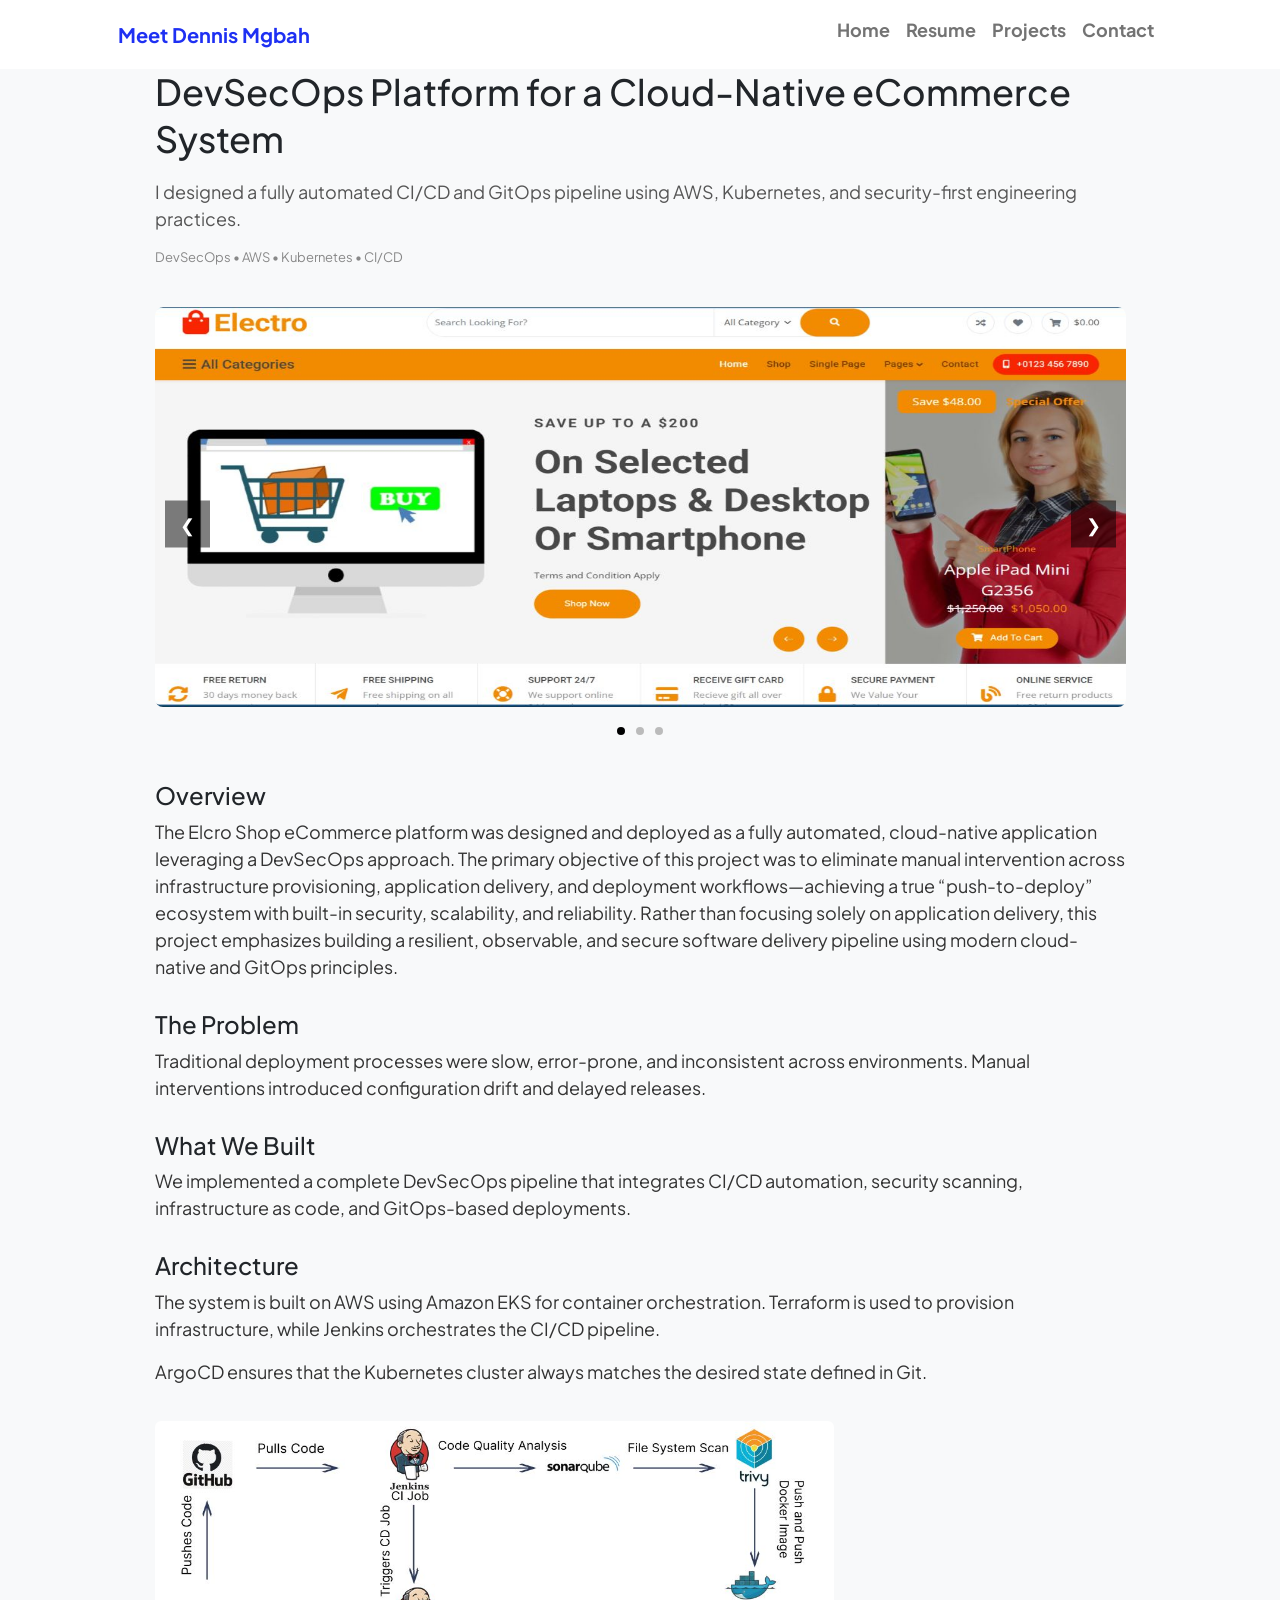
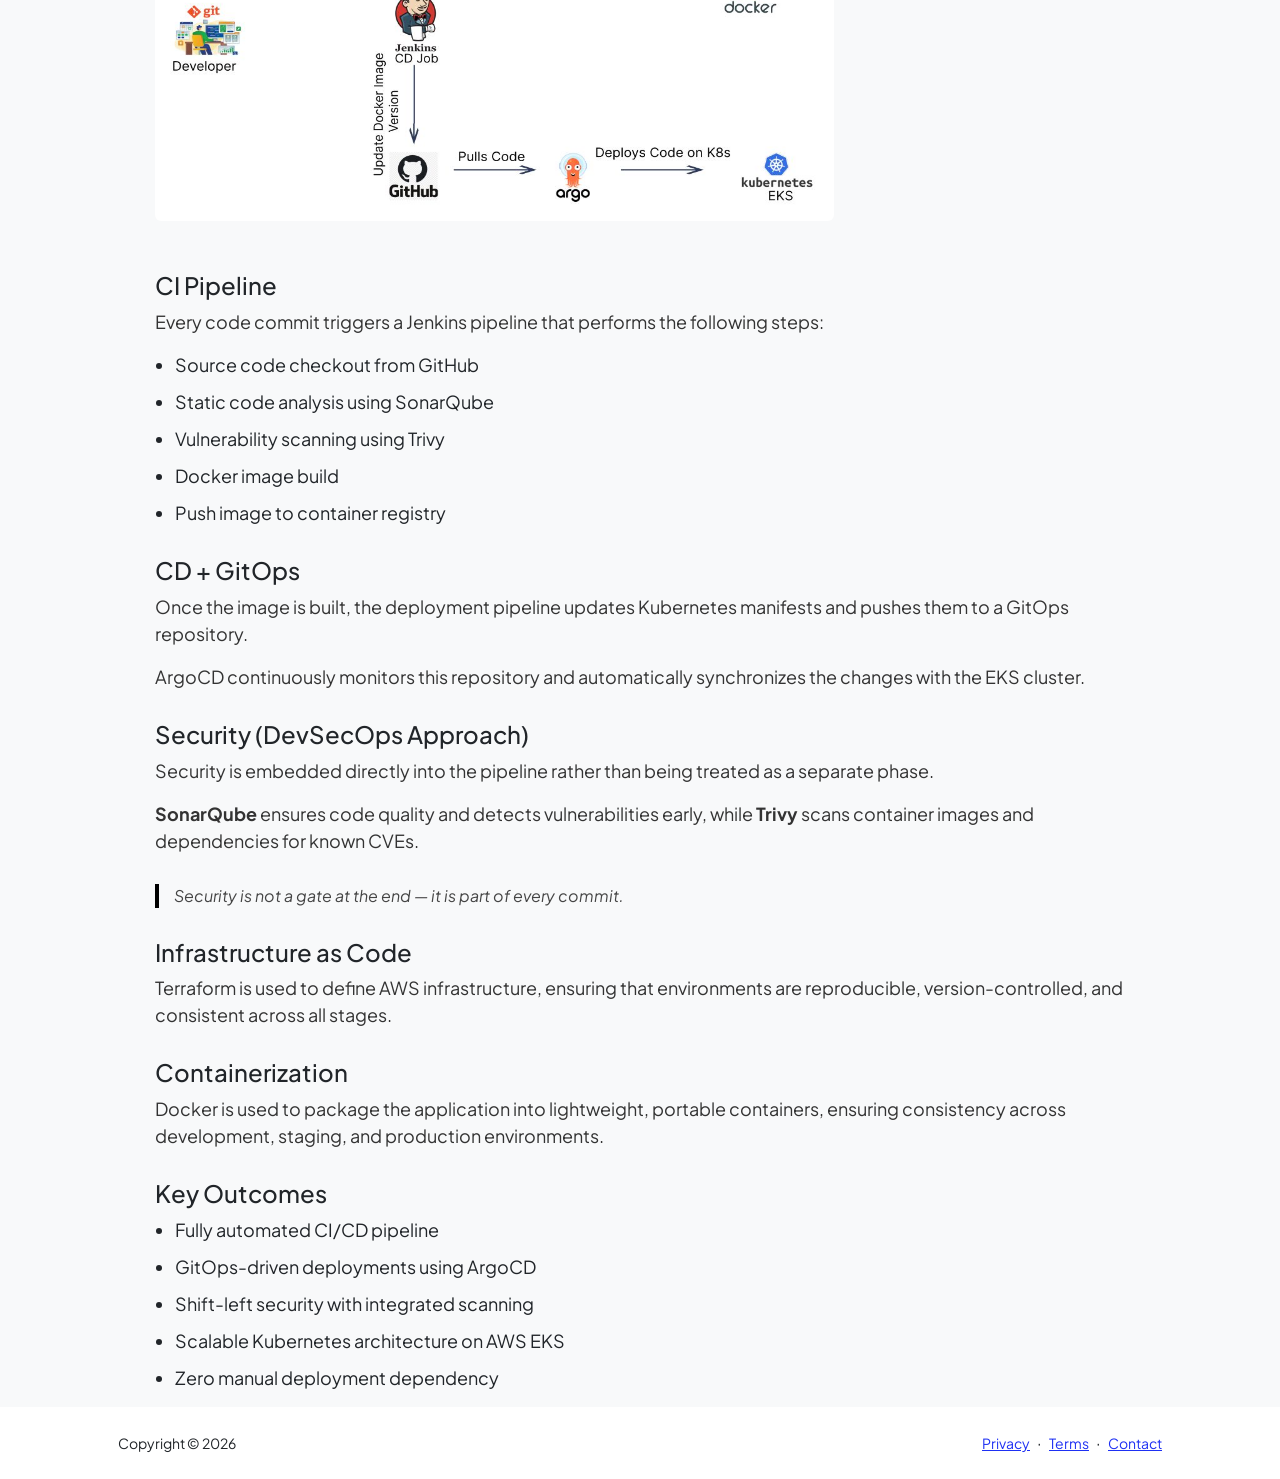
<file: eletro-shop.html>
<!DOCTYPE html>
<html lang="en">
    <head>
        <meta charset="utf-8" />
        <meta name="viewport" content="width=device-width, initial-scale=1, shrink-to-fit=no" />
        <meta name="description" content="" />
        <meta name="author" content="" />
        <title>Personal - Start Bootstrap Theme</title>
        <!-- Favicon-->
        <link rel="icon" type="image/x-icon" href="assets/favicon.ico" />
        <!-- Custom Google font-->
        <link rel="preconnect" href="https://fonts.googleapis.com" />
        <link rel="preconnect" href="https://fonts.gstatic.com" crossorigin />
        <link href="https://fonts.googleapis.com/css2?family=Plus+Jakarta+Sans:wght@100;200;300;400;500;600;700;800;900&amp;display=swap" rel="stylesheet" />
        <!-- Bootstrap icons-->
        <link href="https://cdn.jsdelivr.net/npm/bootstrap-icons@1.8.1/font/bootstrap-icons.css" rel="stylesheet" />
        <!-- Core theme CSS (includes Bootstrap)-->
        <!-- <link href="css/docs.css" rel="stylesheet" /> -->
        <link href="css/styles.css" rel="stylesheet" />
        <link href="css/docs.css" rel="stylesheet" />
    </head>

    <body class="d-flex flex-column h-100 bg-light">

        <!-- Navigation-->
        <nav class="navbar navbar-expand-lg navbar-light bg-white py-2">
            <div class="container px-5">
                <a class="navbar-brand" href="index.html"><span class="fw-bolder text-primary">Meet Dennis Mgbah</span></a>
                <button class="navbar-toggler" type="button" data-bs-toggle="collapse" data-bs-target="#navbarSupportedContent" aria-controls="navbarSupportedContent" aria-expanded="false" aria-label="Toggle navigation"><span class="navbar-toggler-icon"></span></button>
                <div class="collapse navbar-collapse" id="navbarSupportedContent">
                    <ul class="navbar-nav ms-auto mb-2 mb-lg-0 small fw-bolder">
                        <li class="nav-item"><a class="nav-link" href="index.html">Home</a></li>
                        <!-- <li class="nav-item"><a class="nav-link" href="resume.html">Resume</a></li> -->
                        <li class="nav-item"><a class="nav-link" href="assets/resume.pdf" target="_blank" rel="noopener noreferrer">Resume</a></li>
                        <li class="nav-item"><a class="nav-link" href="projects.html">Projects</a></li>
                        <!-- <li class="nav-item"><a class="nav-link" href="contact.html">Contact</a></li> -->
                        <li class="nav-item"><a class="nav-link"  href="mailto:dennismgbah@gmail.com?subject=DevOps%20/%20SRE%20Opportunity&body=Hi%20there,%0D%0A%0D%0AI%20came%20across%20your%20portfolio%20and%20would%20like%20to%20connect%20regarding%20DevOps/SRE%20opportunities.%0D%0A%0D%0ARegards,">Contact</a></li>
                    </ul>
                </div>
            </div>
        </nav>

        <article class="container article-container">

        <!-- TITLE -->
        <header class="header">
            <h1>DevSecOps Platform for a Cloud-Native eCommerce System</h1>

            <p class="subtitle">
            I designed a fully automated CI/CD and GitOps pipeline using AWS, Kubernetes,
            and security-first engineering practices.
            </p>

            <div class="meta">
            <span>DevSecOps • AWS • Kubernetes • CI/CD</span>
            </div>
        </header>

        <!-- HERO CAROUSEL -->
            <div class="carousel">
                <div class="slides">
                    <img src="assets/project-imgs/electro-shop/Electro-shop.jpg" class="slide active" />
                    <img src="assets/project-imgs/electro-shop/Jenks.jpg" class="slide" />
                    <img src="assets/project-imgs/electro-shop/argocd.jpg" class="slide" />
                </div>
        <button class="prev" onclick="moveSlide(-1)">❮</button>
        <button class="next" onclick="moveSlide(1)">❯</button>
        <div class="dots">
            <span onclick="setSlide(0)"></span>
            <span onclick="setSlide(1)"></span>
            <span onclick="setSlide(2)"></span>
        </div>

        </div>

        <!-- SECTION -->
        <section>
            <h2>Overview</h2>
            <p>
            The Elcro Shop eCommerce platform was designed and deployed as a 
            fully automated, cloud-native application leveraging a DevSecOps approach. 
            The primary objective of this project was to eliminate manual intervention 
            across infrastructure provisioning, application delivery, and deployment 
            workflows—achieving a true “push-to-deploy” ecosystem with built-in security, 
            scalability, and reliability. Rather than focusing solely on application 
            delivery, this project emphasizes building a resilient, observable, and secure 
            software delivery pipeline using modern cloud-native and GitOps principles.
            </p>
        </section>

        <section>
            <h2>The Problem</h2>
            <p>
            Traditional deployment processes were slow, error-prone, and inconsistent across environments.
            Manual interventions introduced configuration drift and delayed releases.
            </p>
        </section>

        <section>
            <h2>What We Built</h2>
            <p>
            We implemented a complete DevSecOps pipeline that integrates CI/CD automation,
            security scanning, infrastructure as code, and GitOps-based deployments.
            </p>
        </section>

        <section>
            <h2>Architecture</h2>
            <p>
            The system is built on AWS using Amazon EKS for container orchestration.
            Terraform is used to provision infrastructure, while Jenkins orchestrates the CI/CD pipeline.
            </p>

            <p>
            ArgoCD ensures that the Kubernetes cluster always matches the desired state defined in Git.
            </p>
        </section>

        <section>
        <img class="hero-img" src="assets/project-imgs/electro-shop/electro-shop-flow.jpg" alt="architecture"/>

            <h2>CI Pipeline</h2>
            <p>
            Every code commit triggers a Jenkins pipeline that performs the following steps:
            </p>

            <ul>
            <li>Source code checkout from GitHub</li>
            <li>Static code analysis using SonarQube</li>
            <li>Vulnerability scanning using Trivy</li>
            <li>Docker image build</li>
            <li>Push image to container registry</li>
            </ul>
        </section>

        <section>
            <h2>CD + GitOps</h2>
            <p>
            Once the image is built, the deployment pipeline updates Kubernetes manifests
            and pushes them to a GitOps repository.
            </p>

            <p>
            ArgoCD continuously monitors this repository and automatically synchronizes
            the changes with the EKS cluster.
            </p>
        </section>

        <section>
            <h2>Security (DevSecOps Approach)</h2>

            <p>
            Security is embedded directly into the pipeline rather than being treated as a separate phase.
            </p>

            <p>
            <strong>SonarQube</strong> ensures code quality and detects vulnerabilities early,
            while <strong>Trivy</strong> scans container images and dependencies for known CVEs.
            </p>

            <blockquote>
            Security is not a gate at the end — it is part of every commit.
            </blockquote>
        </section>

        <section>
            <h2>Infrastructure as Code</h2>
            <p>
            Terraform is used to define AWS infrastructure, ensuring that environments are reproducible,
            version-controlled, and consistent across all stages.
            </p>
        </section>

        <section>
            <h2>Containerization</h2>
            <p>
            Docker is used to package the application into lightweight, portable containers,
            ensuring consistency across development, staging, and production environments.
            </p>
        </section>

        <section>
            <h2>Key Outcomes</h2>
            <ul>
            <li>Fully automated CI/CD pipeline</li>
            <li>GitOps-driven deployments using ArgoCD</li>
            <li>Shift-left security with integrated scanning</li>
            <li>Scalable Kubernetes architecture on AWS EKS</li>
            <li>Zero manual deployment dependency</li>
            </ul>
        </section>

        </article>

        <!-- Footer-->
        <footer class="bg-white py-4 mt-auto">
            <div class="container px-5">
                <div class="row align-items-center justify-content-between flex-column flex-sm-row">
                    <div class="col-auto"><div class="small m-0">Copyright &copy; 2026</div></div>
                    <div class="col-auto">
                        <a class="small" href="#!">Privacy</a>
                        <span class="mx-1">&middot;</span>
                        <a class="small" href="#!">Terms</a>
                        <span class="mx-1">&middot;</span>
                        <a class="small"  href="mailto:yourname@gmail.com?subject=DevOps%20/%20SRE%20Opportunity&body=Hi%20there,%0D%0A%0D%0AI%20came%20across%20your%20portfolio%20and%20would%20like%20to%20connect%20regarding%20DevOps/SRE%20opportunities.%0D%0A%0D%0ARegards,">Contact</a>
                    </div>
                </div>
            </div>
        </footer>

        <!-- Bootstrap core JS-->
        <script src="https://cdn.jsdelivr.net/npm/bootstrap@5.2.3/dist/js/bootstrap.bundle.min.js"></script>
        <!-- Core theme JS-->
        <script src="js/scripts.js"></script>
    </body>
</html>
</file>
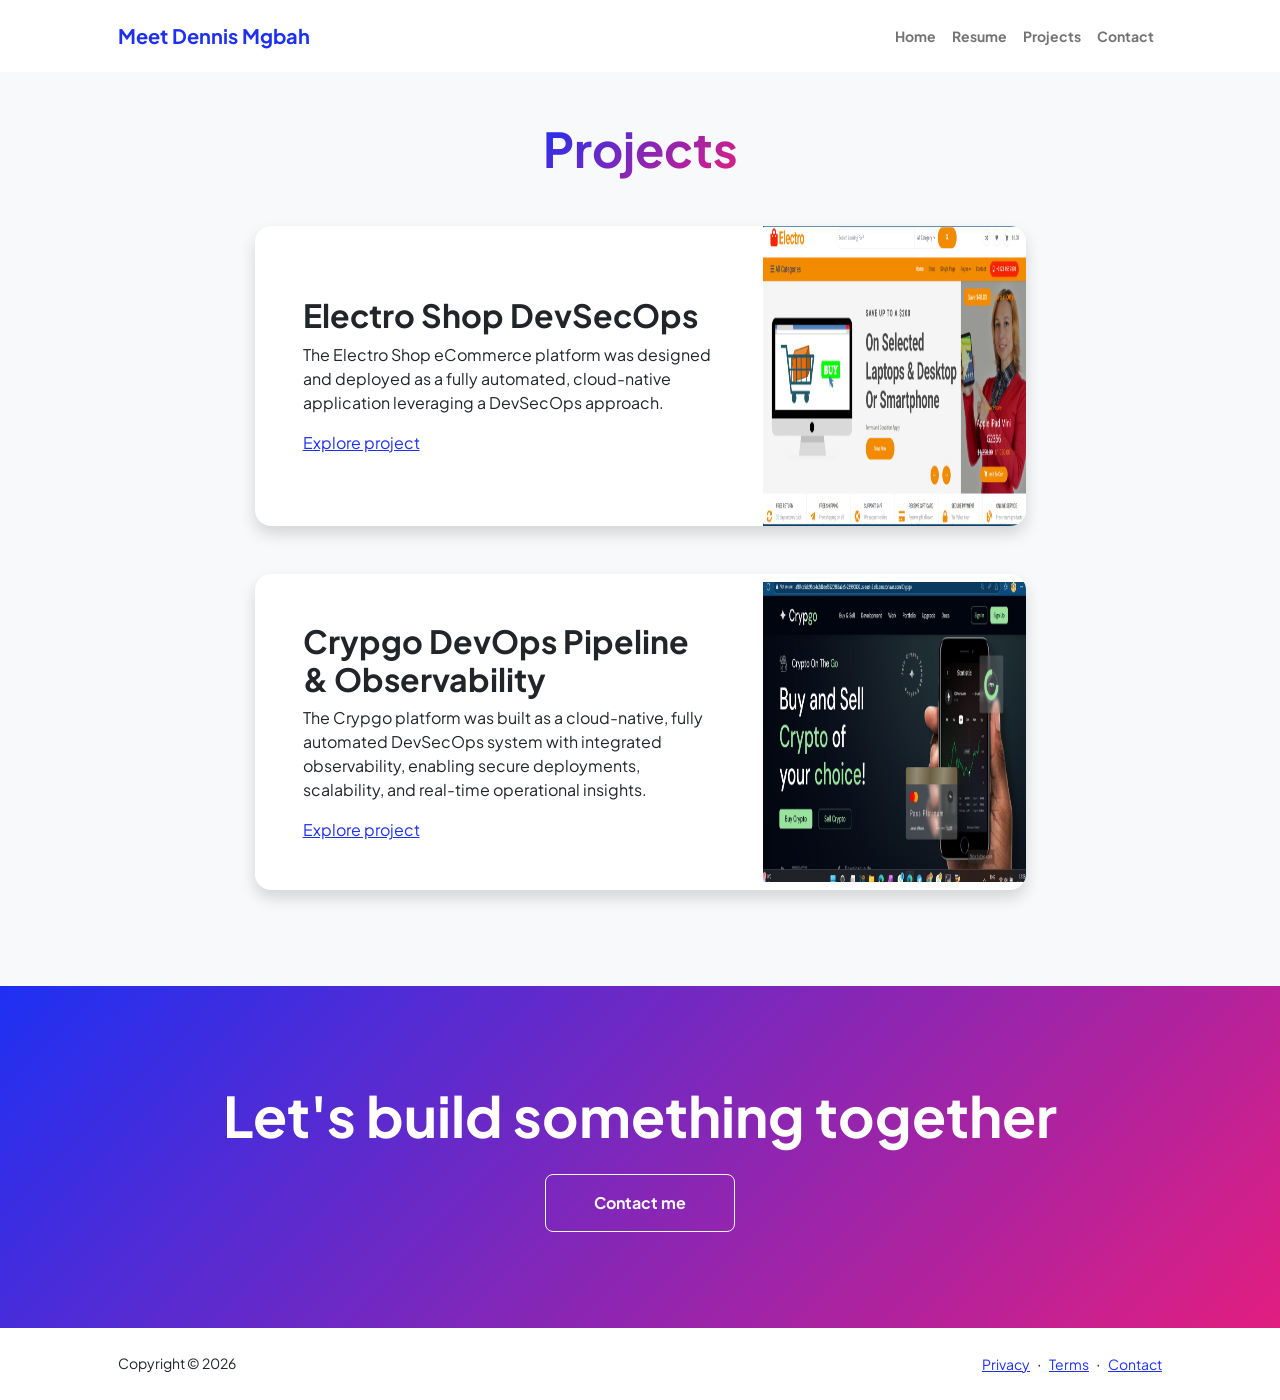
<file: projects.html>
<!DOCTYPE html>
<html lang="en">
    <head>
        <meta charset="utf-8" />
        <meta name="viewport" content="width=device-width, initial-scale=1, shrink-to-fit=no" />
        <meta name="description" content="" />
        <meta name="author" content="" />
        <title>Modern Business - Start Bootstrap Template</title>
        <!-- Favicon-->
        <link rel="icon" type="image/x-icon" href="assets/favicon.ico" />
        <!-- Custom Google font-->
        <link rel="preconnect" href="https://fonts.googleapis.com" />
        <link rel="preconnect" href="https://fonts.gstatic.com" crossorigin />
        <link href="https://fonts.googleapis.com/css2?family=Plus+Jakarta+Sans:wght@100;200;300;400;500;600;700;800;900&amp;display=swap" rel="stylesheet" />
        <!-- Bootstrap icons-->
        <link href="https://cdn.jsdelivr.net/npm/bootstrap-icons@1.8.1/font/bootstrap-icons.css" rel="stylesheet" />
        <!-- Core theme CSS (includes Bootstrap)-->
        <link href="css/styles.css" rel="stylesheet" />
    </head>
    <body class="d-flex flex-column h-100 bg-light">
        <main class="flex-shrink-0">
            <!-- Navigation-->
            <nav class="navbar navbar-expand-lg navbar-light bg-white py-3">
                <div class="container px-5">
                    <a class="navbar-brand" href="index.html"><span class="fw-bolder text-primary">Meet Dennis Mgbah</span></a>
                    <button class="navbar-toggler" type="button" data-bs-toggle="collapse" data-bs-target="#navbarSupportedContent" aria-controls="navbarSupportedContent" aria-expanded="false" aria-label="Toggle navigation"><span class="navbar-toggler-icon"></span></button>
                    <div class="collapse navbar-collapse" id="navbarSupportedContent">
                        <ul class="navbar-nav ms-auto mb-2 mb-lg-0 small fw-bolder">
                            <li class="nav-item"><a class="nav-link" href="index.html">Home</a></li>
                            <!-- <li class="nav-item"><a class="nav-link" href="resume.html">Resume</a></li> -->
                            <li class="nav-item"><a class="nav-link" href="assets/resume.pdf" target="_blank" rel="noopener noreferrer">Resume</a></li>
                            <li class="nav-item"><a class="nav-link" href="projects.html">Projects</a></li>
                            <!-- <li class="nav-item"><a class="nav-link" href="contact.html">Contact</a></li> -->
                            <li class="nav-item"><a class="nav-link"  href="mailto:dennismgbah@gmail.com?subject=DevOps%20/%20SRE%20Opportunity&body=Hi%20there,%0D%0A%0D%0AI%20came%20across%20your%20portfolio%20and%20would%20like%20to%20connect%20regarding%20DevOps/SRE%20opportunities.%0D%0A%0D%0ARegards,">Contact</a></li>
                        </ul>
                    </div>
                </div>
            </nav>
            <!-- Projects Section-->
            <section class="py-5">
                <div class="container px-5 mb-5">
                    <div class="text-center mb-5">
                        <h1 class="display-5 fw-bolder mb-0"><span class="text-gradient d-inline">Projects</span></h1>
                    </div>
                    <div class="row gx-5 justify-content-center">
                        <div class="col-lg-11 col-xl-9 col-xxl-8">
                            <!-- Project Card 1-->
                            <div class="card overflow-hidden shadow rounded-4 border-0 mb-5">
                                <div class="card-body p-0">
                                    <div class="d-flex align-items-center">
                                        <div class="p-5">
                                            <h2 class="fw-bolder">Electro Shop DevSecOps</h2>
                                            <p>
                                                The Electro Shop eCommerce platform was designed and deployed as a fully automated, cloud-native application leveraging a DevSecOps approach.
                                            </p> 
                                            <a href="eletro-shop.html">Explore project</a>
                                        </div>
                                        <img class="img-fluid" src="assets/project-imgs/electro-shop/Electro-shop.jpg" alt="..." />
                                    </div>
                                </div>
                            </div>
                            <!-- Project Card 2-->
                            <div class="card overflow-hidden shadow rounded-4 border-0">
                                <div class="card-body p-0">
                                    <div class="d-flex align-items-center">
                                        <div class="p-5">
                                            <h2 class="fw-bolder">Crypgo DevOps Pipeline & Observability</h2>
                                            <p>
                                                The Crypgo platform was built as a cloud-native, fully automated DevSecOps system with integrated observability, enabling secure deployments, scalability, and real-time operational insights.
                                            </p>
                                            <a href="crypgo.html">Explore project</a>
                                        </div>
                                        <img class="img-fluid" src="assets/project-imgs/crypgo/crypgo.jpg" alt="..." />
                                    </div>
                                </div>
                            </div>
                        </div>
                    </div>
                </div>
            </section>
            <!-- Call to action section-->
            <section class="py-5 bg-gradient-primary-to-secondary text-white">
                <div class="container px-5 my-5">
                    <div class="text-center">
                        <h2 class="display-4 fw-bolder mb-4">Let's build something together</h2>
                        <a class="btn btn-outline-light btn-lg px-5 py-3 fs-6 fw-bolder" href="mailto:dennismgbah@gmail.com?subject=DevOps%20/%20SRE%20Opportunity&body=Hi%20there,%0D%0A%0D%0AI%20came%20across%20your%20portfolio%20and%20would%20like%20to%20connect%20regarding%20DevOps/SRE%20opportunities.%0D%0A%0D%0ARegards,">Contact me</a>
                    </div>
                </div>
            </section>
        </main>
        <!-- Footer-->
        <footer class="bg-white py-4 mt-auto">
            <div class="container px-5">
                <div class="row align-items-center justify-content-between flex-column flex-sm-row">
                    <div class="col-auto"><div class="small m-0">Copyright &copy; 2026</div></div>
                    <div class="col-auto">
                        <a class="small" href="#!">Privacy</a>
                        <span class="mx-1">&middot;</span>
                        <a class="small" href="#!">Terms</a>
                        <span class="mx-1">&middot;</span>
                        <a class="small"  href="mailto:yourname@gmail.com?subject=DevOps%20/%20SRE%20Opportunity&body=Hi%20there,%0D%0A%0D%0AI%20came%20across%20your%20portfolio%20and%20would%20like%20to%20connect%20regarding%20DevOps/SRE%20opportunities.%0D%0A%0D%0ARegards,">Contact</a>
                    </div>
                </div>
            </div>
        </footer>
        <!-- Bootstrap core JS-->
        <script src="https://cdn.jsdelivr.net/npm/bootstrap@5.2.3/dist/js/bootstrap.bundle.min.js"></script>
        <!-- Core theme JS-->
        <script src="js/scripts.js"></script>
    </body>
</html>
</file>
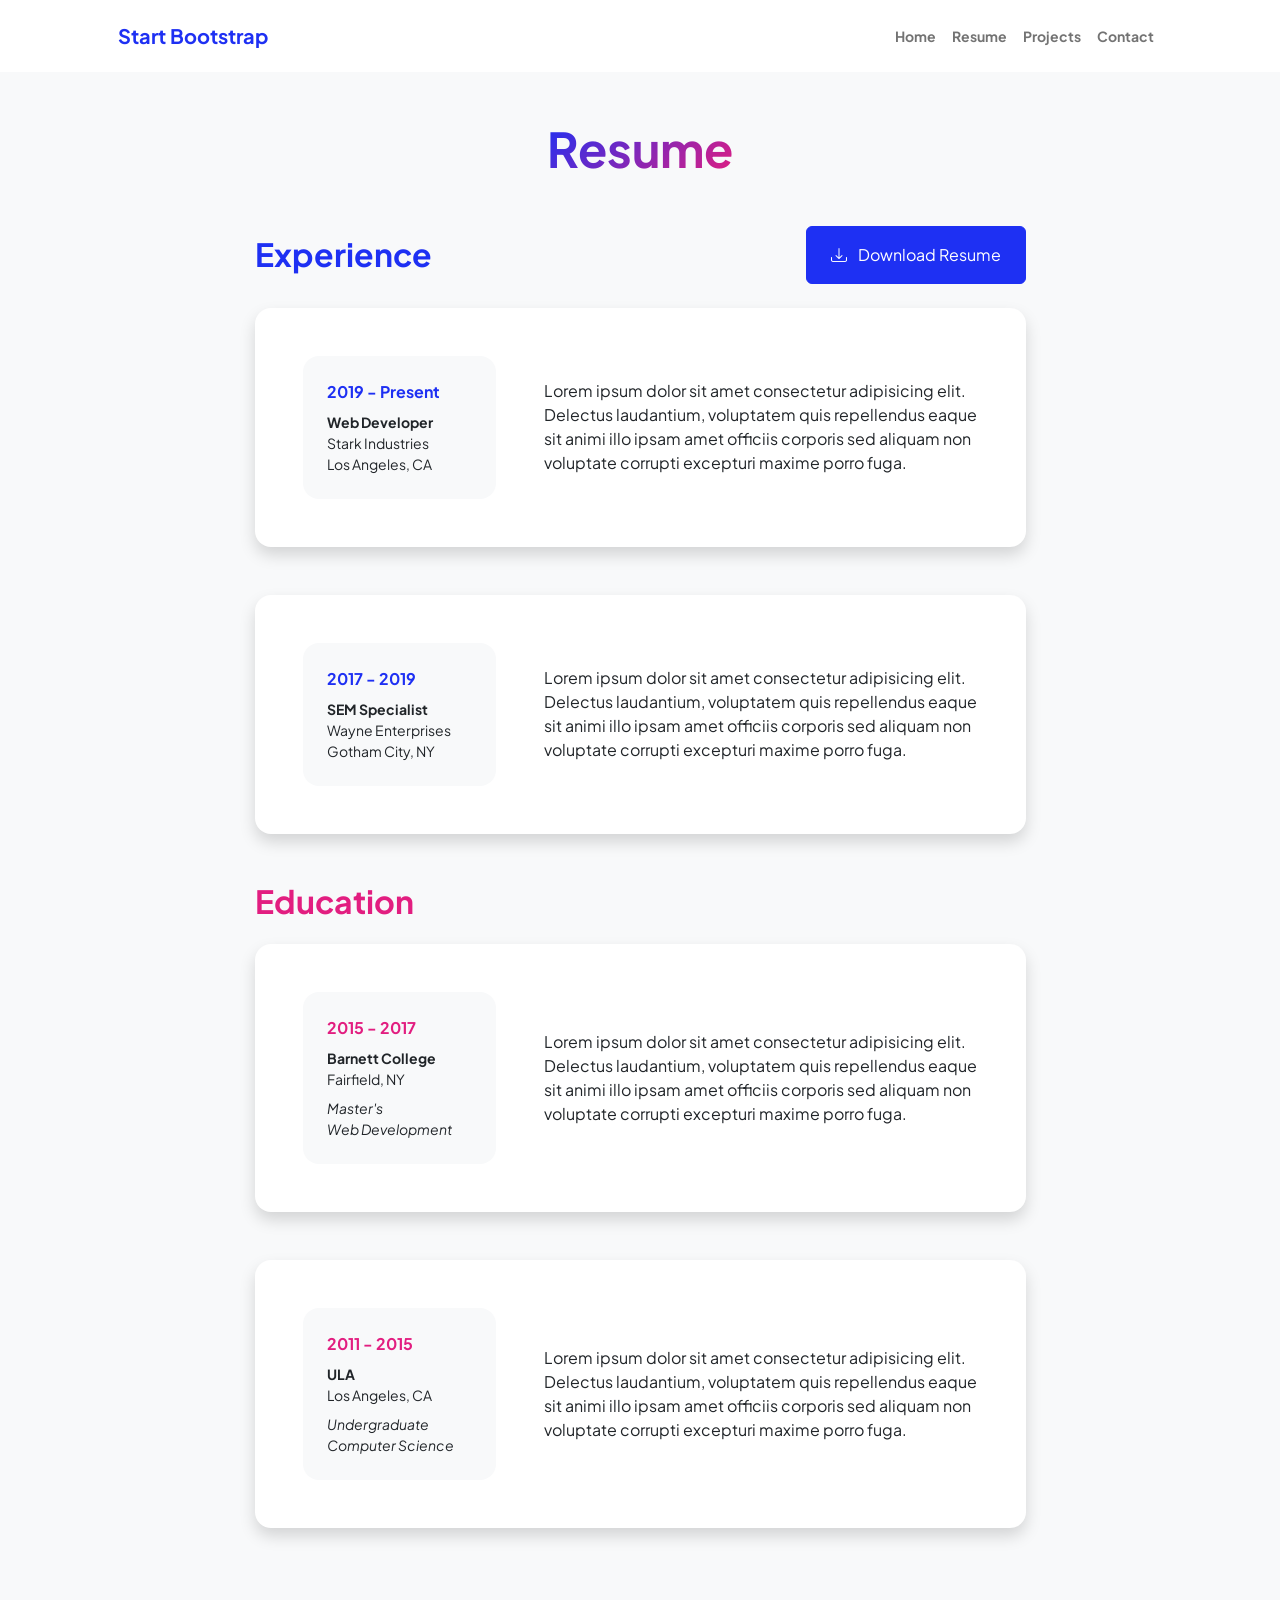
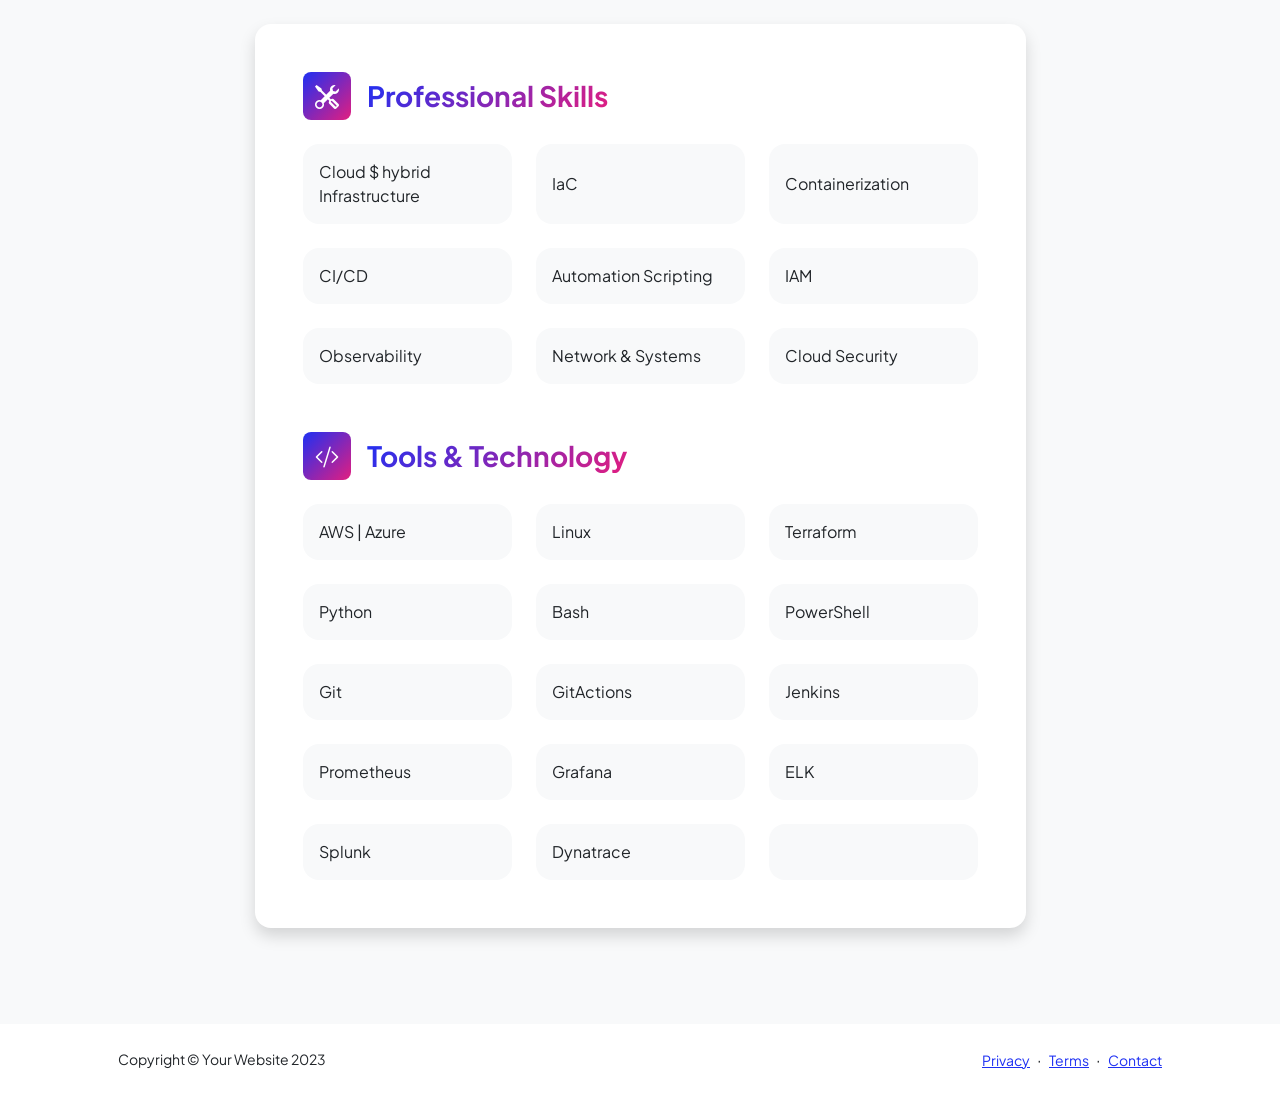
<file: resume.html>
<!DOCTYPE html>
<html lang="en">
    <head>
        <meta charset="utf-8" />
        <meta name="viewport" content="width=device-width, initial-scale=1, shrink-to-fit=no" />
        <meta name="description" content="" />
        <meta name="author" content="" />
        <title>Personal - Start Bootstrap Template</title>
        <!-- Favicon-->
        <link rel="icon" type="image/x-icon" href="assets/favicon.ico" />
        <!-- Custom Google font-->
        <link rel="preconnect" href="https://fonts.googleapis.com" />
        <link rel="preconnect" href="https://fonts.gstatic.com" crossorigin />
        <link href="https://fonts.googleapis.com/css2?family=Plus+Jakarta+Sans:wght@100;200;300;400;500;600;700;800;900&amp;display=swap" rel="stylesheet" />
        <!-- Bootstrap icons-->
        <link href="https://cdn.jsdelivr.net/npm/bootstrap-icons@1.8.1/font/bootstrap-icons.css" rel="stylesheet" />
        <!-- Core theme CSS (includes Bootstrap)-->
        <link href="css/styles.css" rel="stylesheet" />
    </head>
    <body class="d-flex flex-column h-100 bg-light">
        <main class="flex-shrink-0">
            <!-- Navigation-->
            <nav class="navbar navbar-expand-lg navbar-light bg-white py-3">
                <div class="container px-5">
                    <a class="navbar-brand" href="index.html"><span class="fw-bolder text-primary">Start Bootstrap</span></a>
                    <button class="navbar-toggler" type="button" data-bs-toggle="collapse" data-bs-target="#navbarSupportedContent" aria-controls="navbarSupportedContent" aria-expanded="false" aria-label="Toggle navigation"><span class="navbar-toggler-icon"></span></button>
                    <div class="collapse navbar-collapse" id="navbarSupportedContent">
                        <ul class="navbar-nav ms-auto mb-2 mb-lg-0 small fw-bolder">
                            <li class="nav-item"><a class="nav-link" href="index.html">Home</a></li>
                            <li class="nav-item"><a class="nav-link" href="resume.html">Resume</a></li>
                            <li class="nav-item"><a class="nav-link" href="projects.html">Projects</a></li>
                            <li class="nav-item"><a class="nav-link" href="contact.html">Contact</a></li>
                        </ul>
                    </div>
                </div>
            </nav>
            <!-- Page Content-->
            <div class="container px-5 my-5">
                <div class="text-center mb-5">
                    <h1 class="display-5 fw-bolder mb-0"><span class="text-gradient d-inline">Resume</span></h1>
                </div>
                <div class="row gx-5 justify-content-center">
                    <div class="col-lg-11 col-xl-9 col-xxl-8">
                        <!-- Experience Section-->
                        <section>
                            <div class="d-flex align-items-center justify-content-between mb-4">
                                <h2 class="text-primary fw-bolder mb-0">Experience</h2>
                                <!-- Download resume button-->
                                <!-- Note: Set the link href target to a PDF file within your project-->
                                <a class="btn btn-primary px-4 py-3" href="#!">
                                    <div class="d-inline-block bi bi-download me-2"></div>
                                    Download Resume
                                </a>
                            </div>
                            <!-- Experience Card 1-->
                            <div class="card shadow border-0 rounded-4 mb-5">
                                <div class="card-body p-5">
                                    <div class="row align-items-center gx-5">
                                        <div class="col text-center text-lg-start mb-4 mb-lg-0">
                                            <div class="bg-light p-4 rounded-4">
                                                <div class="text-primary fw-bolder mb-2">2019 - Present</div>
                                                <div class="small fw-bolder">Web Developer</div>
                                                <div class="small text-muted">Stark Industries</div>
                                                <div class="small text-muted">Los Angeles, CA</div>
                                            </div>
                                        </div>
                                        <div class="col-lg-8"><div>Lorem ipsum dolor sit amet consectetur adipisicing elit. Delectus laudantium, voluptatem quis repellendus eaque sit animi illo ipsam amet officiis corporis sed aliquam non voluptate corrupti excepturi maxime porro fuga.</div></div>
                                    </div>
                                </div>
                            </div>
                            <!-- Experience Card 2-->
                            <div class="card shadow border-0 rounded-4 mb-5">
                                <div class="card-body p-5">
                                    <div class="row align-items-center gx-5">
                                        <div class="col text-center text-lg-start mb-4 mb-lg-0">
                                            <div class="bg-light p-4 rounded-4">
                                                <div class="text-primary fw-bolder mb-2">2017 - 2019</div>
                                                <div class="small fw-bolder">SEM Specialist</div>
                                                <div class="small text-muted">Wayne Enterprises</div>
                                                <div class="small text-muted">Gotham City, NY</div>
                                            </div>
                                        </div>
                                        <div class="col-lg-8"><div>Lorem ipsum dolor sit amet consectetur adipisicing elit. Delectus laudantium, voluptatem quis repellendus eaque sit animi illo ipsam amet officiis corporis sed aliquam non voluptate corrupti excepturi maxime porro fuga.</div></div>
                                    </div>
                                </div>
                            </div>
                        </section>
                        <!-- Education Section-->
                        <section>
                            <h2 class="text-secondary fw-bolder mb-4">Education</h2>
                            <!-- Education Card 1-->
                            <div class="card shadow border-0 rounded-4 mb-5">
                                <div class="card-body p-5">
                                    <div class="row align-items-center gx-5">
                                        <div class="col text-center text-lg-start mb-4 mb-lg-0">
                                            <div class="bg-light p-4 rounded-4">
                                                <div class="text-secondary fw-bolder mb-2">2015 - 2017</div>
                                                <div class="mb-2">
                                                    <div class="small fw-bolder">Barnett College</div>
                                                    <div class="small text-muted">Fairfield, NY</div>
                                                </div>
                                                <div class="fst-italic">
                                                    <div class="small text-muted">Master's</div>
                                                    <div class="small text-muted">Web Development</div>
                                                </div>
                                            </div>
                                        </div>
                                        <div class="col-lg-8"><div>Lorem ipsum dolor sit amet consectetur adipisicing elit. Delectus laudantium, voluptatem quis repellendus eaque sit animi illo ipsam amet officiis corporis sed aliquam non voluptate corrupti excepturi maxime porro fuga.</div></div>
                                    </div>
                                </div>
                            </div>
                            <!-- Education Card 2-->
                            <div class="card shadow border-0 rounded-4 mb-5">
                                <div class="card-body p-5">
                                    <div class="row align-items-center gx-5">
                                        <div class="col text-center text-lg-start mb-4 mb-lg-0">
                                            <div class="bg-light p-4 rounded-4">
                                                <div class="text-secondary fw-bolder mb-2">2011 - 2015</div>
                                                <div class="mb-2">
                                                    <div class="small fw-bolder">ULA</div>
                                                    <div class="small text-muted">Los Angeles, CA</div>
                                                </div>
                                                <div class="fst-italic">
                                                    <div class="small text-muted">Undergraduate</div>
                                                    <div class="small text-muted">Computer Science</div>
                                                </div>
                                            </div>
                                        </div>
                                        <div class="col-lg-8"><div>Lorem ipsum dolor sit amet consectetur adipisicing elit. Delectus laudantium, voluptatem quis repellendus eaque sit animi illo ipsam amet officiis corporis sed aliquam non voluptate corrupti excepturi maxime porro fuga.</div></div>
                                    </div>
                                </div>
                            </div>
                        </section>
                        <!-- Divider-->
                        <div class="pb-5"></div>
                        <!-- Skills Section-->
                        <section>
                            <!-- Skillset Card-->
                            <div class="card shadow border-0 rounded-4 mb-5">
                                <div class="card-body p-5">
                                    <!-- Professional skills list-->
                                    <div class="mb-5">
                                        <div class="d-flex align-items-center mb-4">
                                            <div class="feature bg-primary bg-gradient-primary-to-secondary text-white rounded-3 me-3"><i class="bi bi-tools"></i></div>
                                            <h3 class="fw-bolder mb-0"><span class="text-gradient d-inline">Professional Skills</span></h3>
                                        </div>
                                        <div class="row row-cols-1 row-cols-md-3 mb-4">
                                            <div class="col mb-4 mb-md-0"><div class="d-flex align-items-center bg-light rounded-4 p-3 h-100">Cloud $ hybrid Infrastructure</div></div>
                                            <div class="col mb-4 mb-md-0"><div class="d-flex align-items-center bg-light rounded-4 p-3 h-100">IaC</div></div>
                                            <div class="col"><div class="d-flex align-items-center bg-light rounded-4 p-3 h-100">Containerization</div></div>
                                        </div>
                                        <div class="row row-cols-1 row-cols-md-3 mb-4">
                                            <div class="col mb-4 mb-md-0"><div class="d-flex align-items-center bg-light rounded-4 p-3 h-100">CI/CD</div></div>
                                            <div class="col mb-4 mb-md-0"><div class="d-flex align-items-center bg-light rounded-4 p-3 h-100">Automation Scripting</div></div>
                                            <div class="col"><div class="d-flex align-items-center bg-light rounded-4 p-3 h-100">IAM</div></div>
                                        </div>
                                        <div class="row row-cols-1 row-cols-md-3">
                                            <div class="col mb-4 mb-md-0"><div class="d-flex align-items-center bg-light rounded-4 p-3 h-100">Observability</div></div>
                                            <div class="col mb-4 mb-md-0"><div class="d-flex align-items-center bg-light rounded-4 p-3 h-100">Network & Systems</div></div>
                                            <div class="col"><div class="d-flex align-items-center bg-light rounded-4 p-3 h-100">Cloud Security</div></div>
                                        </div>
                                    </div>
                                    <!-- Languages list-->
                                    <div class="mb-0">
                                        <div class="d-flex align-items-center mb-4">
                                            <div class="feature bg-primary bg-gradient-primary-to-secondary text-white rounded-3 me-3"><i class="bi bi-code-slash"></i></div>
                                            <h3 class="fw-bolder mb-0"><span class="text-gradient d-inline">Tools & Technology</span></h3>
                                        </div>
                                        <div class="row row-cols-1 row-cols-md-3 mb-4">
                                            <div class="col mb-4 mb-md-0"><div class="d-flex align-items-center bg-light rounded-4 p-3 h-100">AWS | Azure</div></div>
                                            <div class="col mb-4 mb-md-0"><div class="d-flex align-items-center bg-light rounded-4 p-3 h-100">Linux</div></div>
                                            <div class="col"><div class="d-flex align-items-center bg-light rounded-4 p-3 h-100">Terraform</div></div>
                                        </div>
                                        <div class="row row-cols-1 row-cols-md-3 mb-4">
                                            <div class="col mb-4 mb-md-0"><div class="d-flex align-items-center bg-light rounded-4 p-3 h-100">Python</div></div>
                                            <div class="col mb-4 mb-md-0"><div class="d-flex align-items-center bg-light rounded-4 p-3 h-100">Bash</div></div>
                                            <div class="col"><div class="d-flex align-items-center bg-light rounded-4 p-3 h-100">PowerShell</div></div>
                                        </div>
                                        <div class="row row-cols-1 row-cols-md-3 mb-4">
                                            <div class="col mb-4 mb-md-0"><div class="d-flex align-items-center bg-light rounded-4 p-3 h-100">Git</div></div>
                                            <div class="col mb-4 mb-md-0"><div class="d-flex align-items-center bg-light rounded-4 p-3 h-100">GitActions</div></div>
                                            <div class="col"><div class="d-flex align-items-center bg-light rounded-4 p-3 h-100">Jenkins</div></div>
                                        </div>
                                        <div class="row row-cols-1 row-cols-md-3 mb-4">
                                            <div class="col mb-4 mb-md-0"><div class="d-flex align-items-center bg-light rounded-4 p-3 h-100">Prometheus</div></div>
                                            <div class="col mb-4 mb-md-0"><div class="d-flex align-items-center bg-light rounded-4 p-3 h-100">Grafana</div></div>
                                            <div class="col"><div class="d-flex align-items-center bg-light rounded-4 p-3 h-100">ELK</div></div>
                                        </div>
                                        <div class="row row-cols-1 row-cols-md-3">
                                            <div class="col mb-4 mb-md-0"><div class="d-flex align-items-center bg-light rounded-4 p-3 h-100">Splunk</div></div>
                                            <div class="col mb-4 mb-md-0"><div class="d-flex align-items-center bg-light rounded-4 p-3 h-100">Dynatrace</div></div>
                                            <div class="col"><div class="d-flex align-items-center bg-light rounded-4 p-3 h-100"> </div></div>
                                        </div>
                                    </div>
                                </div>
                            </div>
                        </section>
                    </div>
                </div>
            </div>
        </main>
        <!-- Footer-->
        <footer class="bg-white py-4 mt-auto">
            <div class="container px-5">
                <div class="row align-items-center justify-content-between flex-column flex-sm-row">
                    <div class="col-auto"><div class="small m-0">Copyright &copy; Your Website 2023</div></div>
                    <div class="col-auto">
                        <a class="small" href="#!">Privacy</a>
                        <span class="mx-1">&middot;</span>
                        <a class="small" href="#!">Terms</a>
                        <span class="mx-1">&middot;</span>
                        <a class="small" href="#!">Contact</a>
                    </div>
                </div>
            </div>
        </footer>
        <!-- Bootstrap core JS-->
        <script src="https://cdn.jsdelivr.net/npm/bootstrap@5.2.3/dist/js/bootstrap.bundle.min.js"></script>
        <!-- Core theme JS-->
        <script src="js/scripts.js"></script>
    </body>
</html>
</file>
<file: css/docs.css>
/* ===== CONTAINER (Medium reading width) ===== */
.article-container {
  max-width: 995px;
  /* margin: auto; */
  /* padding: 10px 20px; */
}

/* ===== HEADER ===== */
.header h1 {
  font-size: 36px;
  line-height: 1.3;
  margin-bottom: 15px;
}

.subtitle {
  font-size: 18px;
  color: #555;
}

.meta {
  font-size: 13px;
  color: #888;
  margin-top: 10px;
}

/* ===== HERO IMAGE ===== */
.hero-img {
  width: 70%;
  height: 25rem;
  margin: 20px 0;
  border-radius: 6px;
}

/* ===== HEADINGS ===== */
h2 {
  margin-top: 30px;
  font-size: 24px;
}

/* ===== PARAGRAPHS ===== */
p {
  font-size: 18px;
  color: #333;
}

/* ===== LISTS ===== */
ul {
  padding-left: 20px;
}

li {
  margin-bottom: 10px;
  font-size: 18px;
}

/* ===== BLOCKQUOTE ===== */
blockquote {
  border-left: 4px solid #000;
  padding-left: 15px;
  margin: 30px 0;
  font-style: italic;
  color: #444;
}

/* ===== FOOTER ===== */
.footer {
  margin-top: 60px;
  font-size: 14px;
  color: #888;
  text-align: center;
}

/* ===== CAROUSEL ===== */
.carousel {
  position: relative;
  margin: 40px 0;
  border-radius: 8px;
  overflow: hidden;
}

.slides {
  position: relative;
}

.slide {
  width: 100%;
  height: 25rem;
  display: none;
  border-radius: 8px;
}

.slide.active {
  display: block;
}

/* Buttons */
.prev, .next {
  position: absolute;
  top: 50%;
  transform: translateY(-50%);
  background: rgba(0,0,0,0.5);
  color: white;
  border: none;
  padding: 10px 15px;
  cursor: pointer;
  font-size: 18px;
}

.prev { left: 10px; }
.next { right: 10px; }

.prev:hover, .next:hover {
  background: rgba(0,0,0,0.8);
}

/* Dots */
.dots {
  text-align: center;
  margin-top: 10px;
}

.dots span {
  height: 8px;
  width: 8px;
  margin: 0 4px;
  display: inline-block;
  background: #bbb;
  border-radius: 50%;
  cursor: pointer;
}

.dots span.active {
  background: #000;
}
</file>
